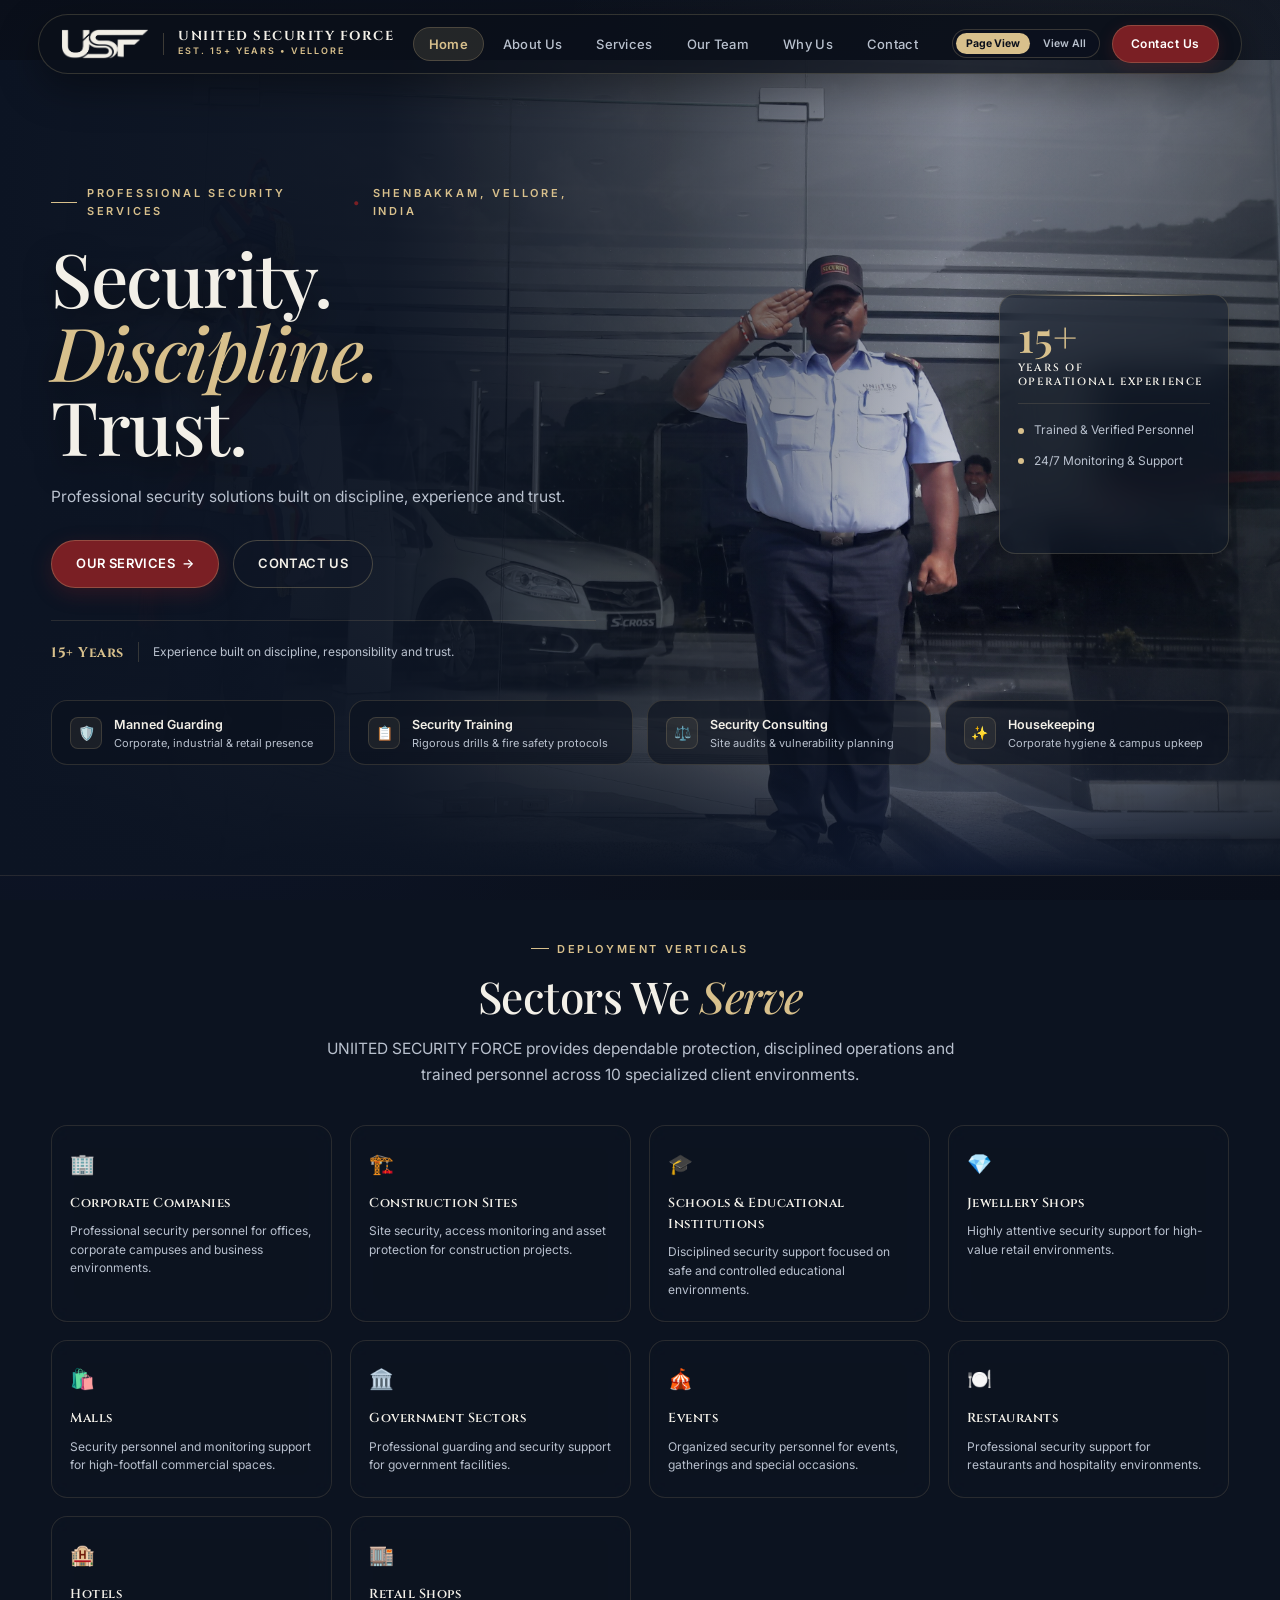
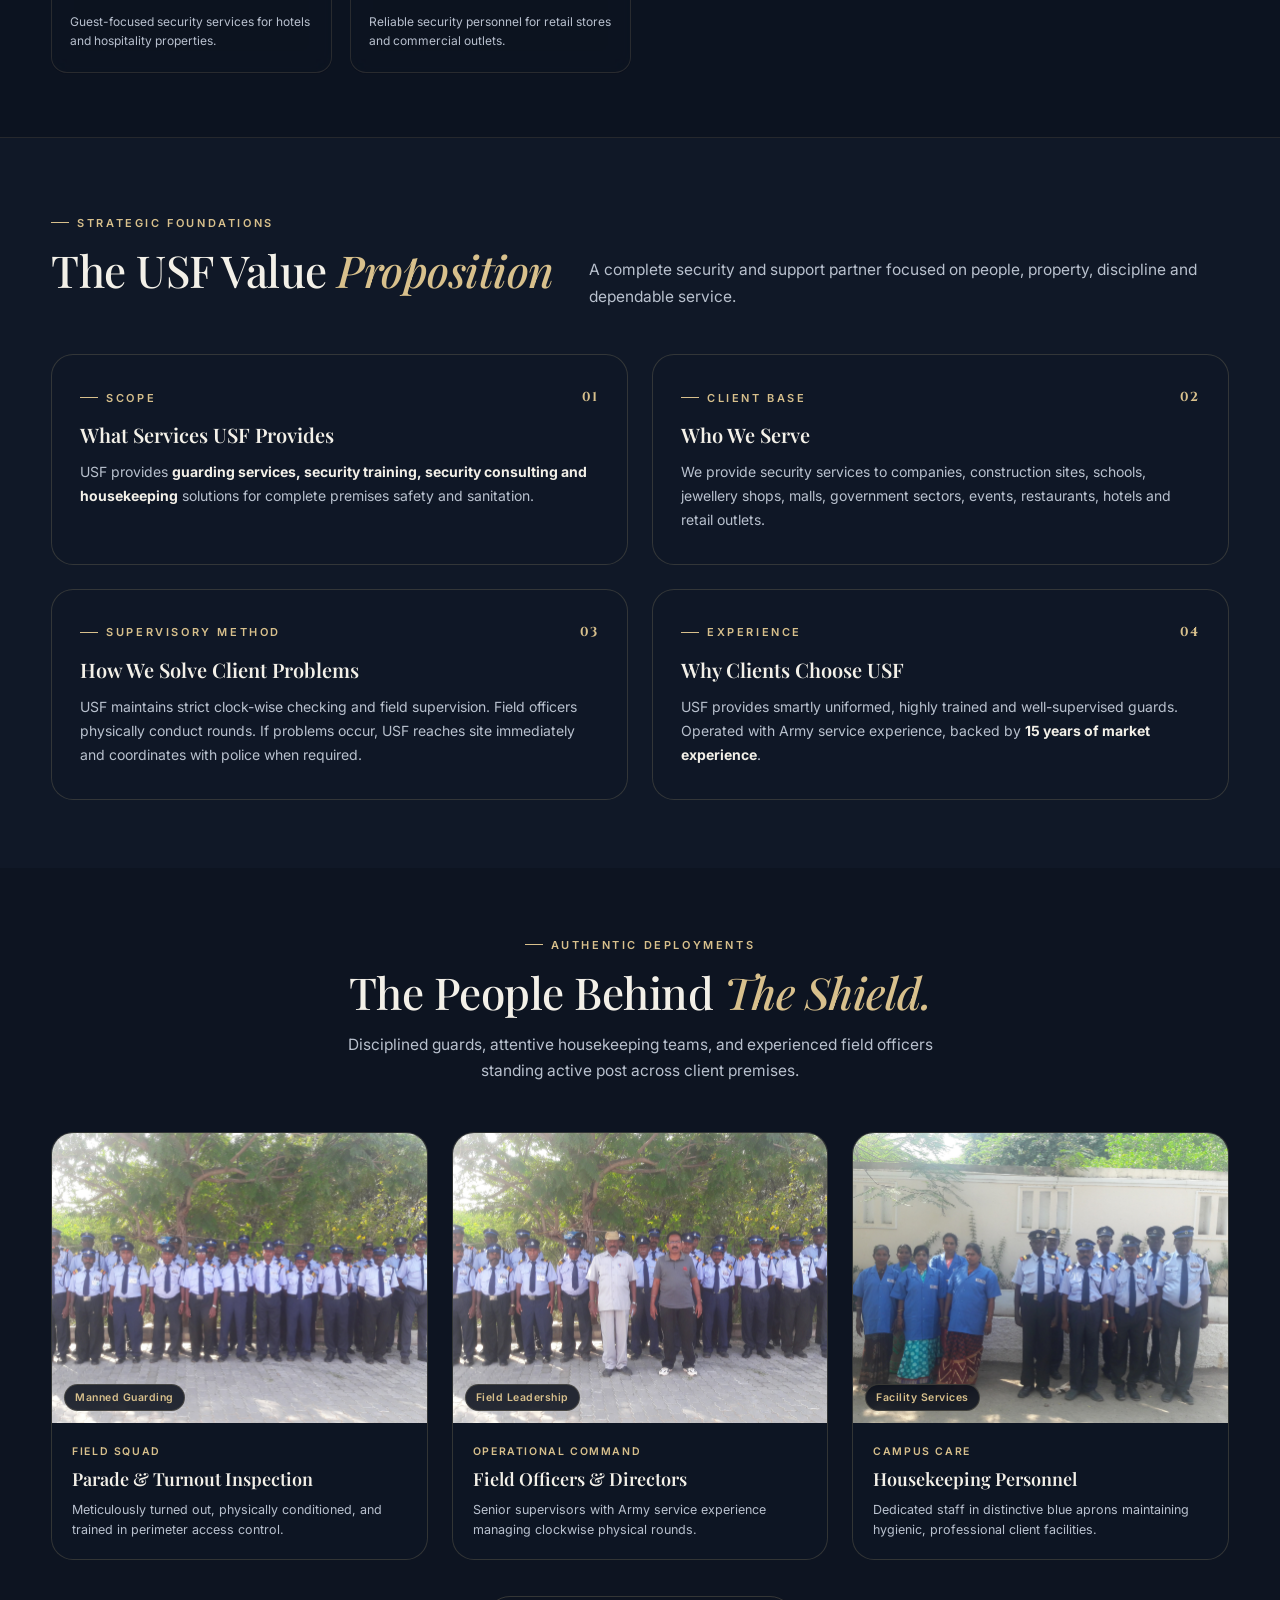
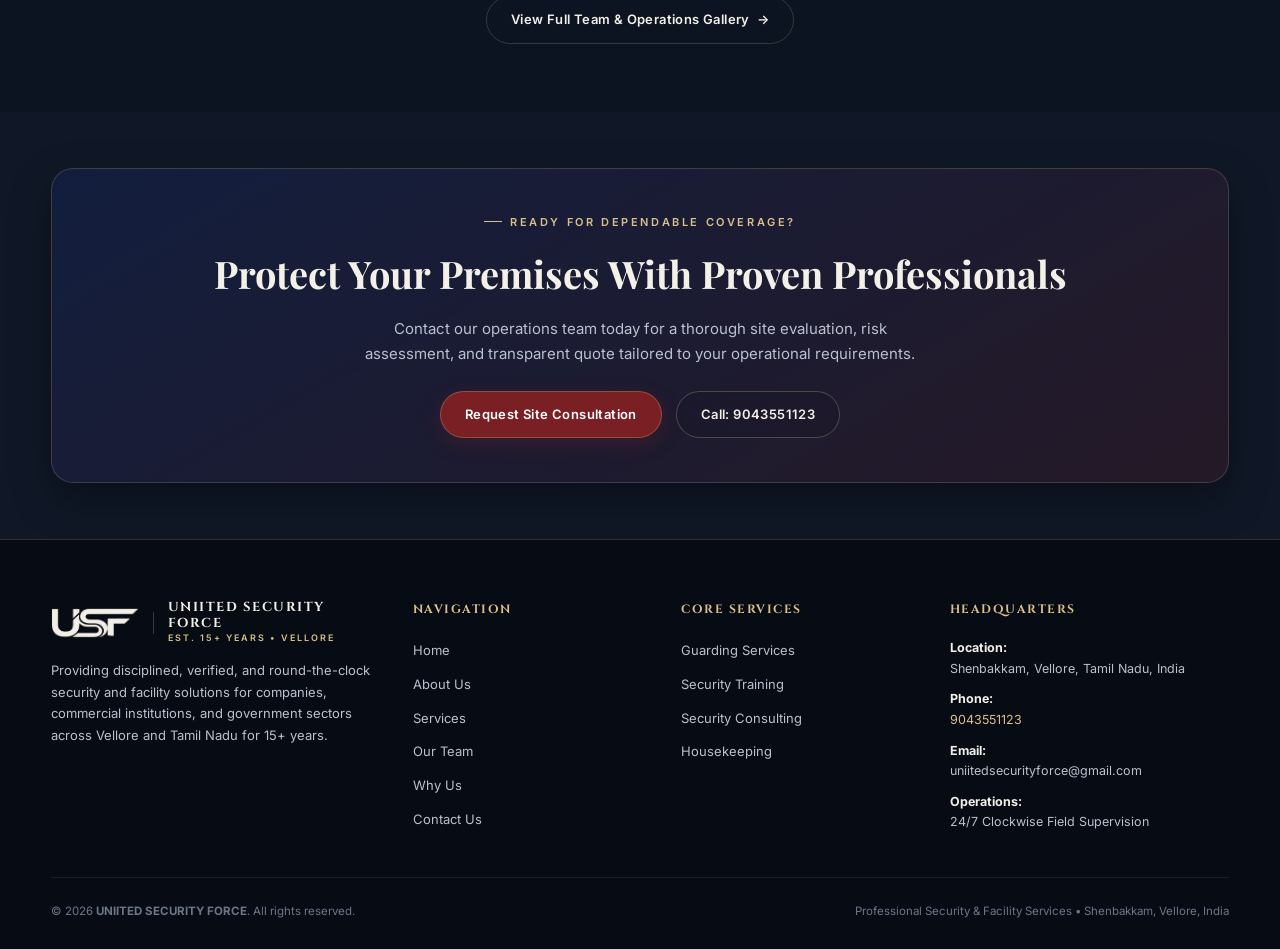
<file: index.html>
<!DOCTYPE html>
<html lang="en">
<head>
  <meta charset="UTF-8">
  <meta name="viewport" content="width=device-width, initial-scale=1.0">
  <title>UNIITED SECURITY FORCE | Professional Security Services | Vellore, India</title>
  <meta name="description" content="UNIITED SECURITY FORCE — 15+ years of disciplined manned guarding, security training, risk consulting, and housekeeping services in Shenbakkam, Vellore, India.">
  <link rel="icon" type="image/png" href="assets/logo-secondary.png">
  <link rel="stylesheet" href="css/style.css">
</head>
<body>

  <!-- Header Navigation -->
  <header class="site-header">
    <div class="nav-glass-bar">
      <a href="#home" data-page="home" class="brand-link">
        <div class="brand-emblem">
          <img src="assets/usf-short-logo-light.png" alt="USF Logo">
        </div>
        <div class="brand-divider"></div>
        <div class="brand-text">
          <span class="brand-name">UNIITED SECURITY FORCE</span>
          <span class="brand-sub">EST. 15+ YEARS • VELLORE</span>
        </div>
      </a>

      <nav>
        <ul class="nav-menu">
          <li><a href="#home" data-page="home" class="nav-link active">Home</a></li>
          <li><a href="#about" data-page="about" class="nav-link">About Us</a></li>
          <li><a href="#services" data-page="services" class="nav-link">Services</a></li>
          <li><a href="#team" data-page="team" class="nav-link">Our Team</a></li>
          <li><a href="#why-us" data-page="why-us" class="nav-link">Why Us</a></li>
          <li><a href="#contact" data-page="contact" class="nav-link">Contact</a></li>
        </ul>
      </nav>

      <div class="nav-actions">
        <!-- View Mode Switcher -->
        <div class="view-mode-pill">
          <button id="viewSingleBtn" class="view-mode-btn active" title="View individual separate pages">Page View</button>
          <button id="viewAllBtn" class="view-mode-btn" title="View all sections together in continuous preview">View All</button>
        </div>

        <a href="#contact" data-page="contact" class="btn-nav-cta">Contact Us</a>
        <button class="nav-toggle-btn" aria-label="Toggle navigation menu" aria-expanded="false">☰</button>
      </div>

      <!-- Mobile Dropdown Drawer -->
      <div class="mobile-nav-drawer">
        <a href="#home" data-page="home" class="nav-link active">Home</a>
        <a href="#about" data-page="about" class="nav-link">About Us</a>
        <a href="#services" data-page="services" class="nav-link">Services</a>
        <a href="#team" data-page="team" class="nav-link">Our Team</a>
        <a href="#why-us" data-page="why-us" class="nav-link">Why Us</a>
        <a href="#contact" data-page="contact" class="nav-link">Contact</a>
        <a href="#contact" data-page="contact" class="btn-nav-cta">Contact Us</a>
      </div>
    </div>
  </header>

  <!-- Master Multi-Page Views Container -->
  <main id="main-content">
    
    <!-- PAGE 1: HOME -->
    <section id="home" class="page-view active">
      
    <!-- HERO SECTION (FULL-BLEED CINEMATIC) -->
    <section class="hero-cinematic">
      <div class="hero-cinematic-bg"></div>
      <div class="container">
        <div class="hero-grid">
          
          <!-- Left: Narrative & CTAs -->
          <div class="hero-content">
            <div class="hero-kicker">
              Professional Security Services <span class="hero-bullet">•</span> Shenbakkam, Vellore, India
            </div>
            <h1 class="hero-title">
              Security.<br>
              <span>Discipline.</span><br>
              Trust.
            </h1>
            <p class="hero-lead">
              Professional security solutions built on discipline, experience and trust.
            </p>
            <div class="hero-actions">
              <a href="#services" data-page="services" class="btn btn-burgundy">OUR SERVICES &nbsp;→</a>
              <a href="#contact" data-page="contact" class="btn btn-glass-secondary">CONTACT US</a>
            </div>
            <div class="hero-trust-bar">
              <strong>15+ Years</strong>
              <span class="hero-trust-divider"></span>
              <span>Experience built on discipline, responsibility and trust.</span>
            </div>
          </div>

          <!-- Center: Clear zone preserving unobstructed view of security officers -->
          <div class="hero-center-clear-zone"></div>

          <!-- Far Right: Refined 15+ Years Card in Negative Space -->
          <aside class="hero-stat-card-refined">
            <div class="stat-number-champagne">15+</div>
            <div class="stat-title-refined">
              YEARS OF<br>
              OPERATIONAL EXPERIENCE
            </div>
            <div class="stat-items-group">
              <div class="stat-item-row">
                <span class="stat-dot-champagne"></span>
                <span>Trained &amp; Verified Personnel</span>
              </div>
              <div class="stat-item-row">
                <span class="stat-dot-champagne"></span>
                <span>24/7 Monitoring &amp; Support</span>
              </div>
            </div>
          </aside>

        </div>

        <!-- Floating Hero Bottom Strip -->
        <div class="hero-bottom-strip">
          <div class="strip-item">
            <div class="strip-icon">🛡️</div>
            <div class="strip-content">
              <h4>Manned Guarding</h4>
              <p>Corporate, industrial &amp; retail presence</p>
            </div>
          </div>
          <div class="strip-item">
            <div class="strip-icon">📋</div>
            <div class="strip-content">
              <h4>Security Training</h4>
              <p>Rigorous drills &amp; fire safety protocols</p>
            </div>
          </div>
          <div class="strip-item">
            <div class="strip-icon">⚖️</div>
            <div class="strip-content">
              <h4>Security Consulting</h4>
              <p>Site audits &amp; vulnerability planning</p>
            </div>
          </div>
          <div class="strip-item">
            <div class="strip-icon">✨</div>
            <div class="strip-content">
              <h4>Housekeeping</h4>
              <p>Corporate hygiene &amp; campus upkeep</p>
            </div>
          </div>
        </div>

      </div>
    </section>

    <!-- SECTORS WE SERVE (10 LUXURY CARDS) -->
    <section class="sectors-section">
      <div class="container">
        <div class="section-header-centered" style="margin-bottom: 36px;">
          <div class="eyebrow">Deployment Verticals</div>
          <h2 class="section-title">Sectors We <span>Serve</span></h2>
          <p class="section-desc">
            UNIITED SECURITY FORCE provides dependable protection, disciplined operations and trained personnel across 10 specialized client environments.
          </p>
        </div>

        <div class="sectors-grid-10">
          
          <!-- Sector 1 -->
          <div class="sector-card">
            <div class="sector-card-icon">🏢</div>
            <h4>Corporate Companies</h4>
            <p>Professional security personnel for offices, corporate campuses and business environments.</p>
          </div>

          <!-- Sector 2 -->
          <div class="sector-card">
            <div class="sector-card-icon">🏗️</div>
            <h4>Construction Sites</h4>
            <p>Site security, access monitoring and asset protection for construction projects.</p>
          </div>

          <!-- Sector 3 -->
          <div class="sector-card">
            <div class="sector-card-icon">🎓</div>
            <h4>Schools &amp; Educational Institutions</h4>
            <p>Disciplined security support focused on safe and controlled educational environments.</p>
          </div>

          <!-- Sector 4 -->
          <div class="sector-card">
            <div class="sector-card-icon">💎</div>
            <h4>Jewellery Shops</h4>
            <p>Highly attentive security support for high-value retail environments.</p>
          </div>

          <!-- Sector 5 -->
          <div class="sector-card">
            <div class="sector-card-icon">🛍️</div>
            <h4>Malls</h4>
            <p>Security personnel and monitoring support for high-footfall commercial spaces.</p>
          </div>

          <!-- Sector 6 -->
          <div class="sector-card">
            <div class="sector-card-icon">🏛️</div>
            <h4>Government Sectors</h4>
            <p>Professional guarding and security support for government facilities.</p>
          </div>

          <!-- Sector 7 -->
          <div class="sector-card">
            <div class="sector-card-icon">🎪</div>
            <h4>Events</h4>
            <p>Organized security personnel for events, gatherings and special occasions.</p>
          </div>

          <!-- Sector 8 -->
          <div class="sector-card">
            <div class="sector-card-icon">🍽️</div>
            <h4>Restaurants</h4>
            <p>Professional security support for restaurants and hospitality environments.</p>
          </div>

          <!-- Sector 9 -->
          <div class="sector-card">
            <div class="sector-card-icon">🏨</div>
            <h4>Hotels</h4>
            <p>Guest-focused security services for hotels and hospitality properties.</p>
          </div>

          <!-- Sector 10 -->
          <div class="sector-card">
            <div class="sector-card-icon">🏬</div>
            <h4>Retail Shops</h4>
            <p>Reliable security personnel for retail stores and commercial outlets.</p>
          </div>

        </div>
      </div>
    </section>

    <!-- Value Proposition Preview -->
    <section class="content-section">
      <div class="container">
        <div class="section-header-split">
          <div>
            <div class="eyebrow">Strategic Foundations</div>
            <h2 class="section-title">The USF Value <span>Proposition</span></h2>
          </div>
          <p class="section-desc">
            A complete security and support partner focused on people, property, discipline and dependable service.
          </p>
        </div>

        <div class="vp-editorial-grid">
          
          <article class="vp-editorial-card">
            <div class="vp-editorial-head">
              <span class="eyebrow" style="margin-bottom: 0;">Scope</span>
              <span class="vp-editorial-num">01</span>
            </div>
            <h3>What Services USF Provides</h3>
            <p>USF provides <b>guarding services, security training, security consulting and housekeeping</b> solutions for complete premises safety and sanitation.</p>
          </article>

          <article class="vp-editorial-card">
            <div class="vp-editorial-head">
              <span class="eyebrow" style="margin-bottom: 0;">Client Base</span>
              <span class="vp-editorial-num">02</span>
            </div>
            <h3>Who We Serve</h3>
            <p>We provide security services to companies, construction sites, schools, jewellery shops, malls, government sectors, events, restaurants, hotels and retail outlets.</p>
          </article>

          <article class="vp-editorial-card">
            <div class="vp-editorial-head">
              <span class="eyebrow" style="margin-bottom: 0;">Supervisory Method</span>
              <span class="vp-editorial-num">03</span>
            </div>
            <h3>How We Solve Client Problems</h3>
            <p>USF maintains strict clock-wise checking and field supervision. Field officers physically conduct rounds. If problems occur, USF reaches site immediately and coordinates with police when required.</p>
          </article>

          <article class="vp-editorial-card">
            <div class="vp-editorial-head">
              <span class="eyebrow" style="margin-bottom: 0;">Experience</span>
              <span class="vp-editorial-num">04</span>
            </div>
            <h3>Why Clients Choose USF</h3>
            <p>USF provides smartly uniformed, highly trained and well-supervised guards. Operated with Army service experience, backed by <b>15 years of market experience</b>.</p>
          </article>

        </div>
      </div>
    </section>

    <!-- Operational Showcase Preview -->
    <section class="content-section" style="background: rgba(10, 15, 26, 0.4);">
      <div class="container">
        <div class="section-header-centered">
          <div class="eyebrow">Authentic Deployments</div>
          <h2 class="section-title">The People Behind <span>The Shield.</span></h2>
          <p class="section-desc">
            Disciplined guards, attentive housekeeping teams, and experienced field officers standing active post across client premises.
          </p>
        </div>

        <div class="team-gallery-grid">
          <div class="team-card">
            <div class="team-img-wrap">
              <img src="assets/team-guards-1.jpg" alt="USF Security Guard Unit in morning parade inspection">
              <span class="team-badge-overlay">Manned Guarding</span>
            </div>
            <div class="team-info">
              <span class="team-role">Field Squad</span>
              <h4>Parade &amp; Turnout Inspection</h4>
              <p>Meticulously turned out, physically conditioned, and trained in perimeter access control.</p>
            </div>
          </div>

          <div class="team-card">
            <div class="team-img-wrap">
              <img src="assets/team-leadership.jpg" alt="USF Directors and Senior Field Officers">
              <span class="team-badge-overlay">Field Leadership</span>
            </div>
            <div class="team-info">
              <span class="team-role">Operational Command</span>
              <h4>Field Officers &amp; Directors</h4>
              <p>Senior supervisors with Army service experience managing clockwise physical rounds.</p>
            </div>
          </div>

          <div class="team-card">
            <div class="team-img-wrap">
              <img src="assets/team-housekeeping-1.jpg" alt="USF Housekeeping Team in blue aprons alongside security staff">
              <span class="team-badge-overlay">Facility Services</span>
            </div>
            <div class="team-info">
              <span class="team-role">Campus Care</span>
              <h4>Housekeeping Personnel</h4>
              <p>Dedicated staff in distinctive blue aprons maintaining hygienic, professional client facilities.</p>
            </div>
          </div>
        </div>

        <div style="text-align: center; margin-top: 36px;">
          <a href="#team" data-page="team" class="btn btn-outline">View Full Team &amp; Operations Gallery &nbsp;→</a>
        </div>
      </div>
    </section>

    <!-- CTA -->
    <section class="cta-banner">
      <div class="container">
        <div class="cta-box">
          <div class="eyebrow">Ready For Dependable Coverage?</div>
          <h3>Protect Your Premises With Proven Professionals</h3>
          <p>
            Contact our operations team today for a thorough site evaluation, risk assessment, and transparent quote tailored to your operational requirements.
          </p>
          <div style="display: flex; gap: 14px; flex-wrap: wrap; justify-content: center;">
            <a href="#contact" data-page="contact" class="btn btn-burgundy">Request Site Consultation</a>
            <a href="tel:9043551123" class="btn btn-glass-secondary">Call: 9043551123</a>
          </div>
        </div>
      </div>
    </section>

    </section>

    <!-- PAGE 2: ABOUT US -->
    <section id="about" class="page-view">
      
    <!-- Page Hero -->
    <section class="page-hero">
      <div class="container">
        <div class="page-hero-header">
          <div class="eyebrow">About USF</div>
          <h1>Built on discipline, <span>guided by duty.</span></h1>
          <p>
            UNIITED SECURITY FORCE is established in Shenbakkam, Vellore, providing professional manned guarding, security training, security consulting, and housekeeping services backed by 15 years of operational experience.
          </p>
        </div>
      </div>
    </section>

    <!-- Vision & Mission -->
    <section class="content-section" style="padding-top: 0;">
      <div class="container">
        <div class="vm-grid" style="margin-bottom: 56px;">
          
          <article class="glass-card vm-card">
            <div class="vm-tag">01 / VISION</div>
            <div class="vm-icon-box">◈</div>
            <h3>To be India's most trusted and loved security company to our clients.</h3>
            <p>
              We earn enduring client trust through disciplined post attendance, transparent communication, and genuine care for human life and property.
            </p>
          </article>

          <article class="glass-card vm-card">
            <div class="vm-tag">02 / MISSION</div>
            <div class="vm-icon-box">✦</div>
            <h3>A workplace where our employees feel valued and proud.</h3>
            <p>
              To build a workplace where our employees feel valued, supported, and proud to be part of USF, other than that we want our employees being healthy and happy with us.
            </p>
          </article>

        </div>

        <!-- Value Proposition Section -->
        <div class="section-header-split">
          <div>
            <div class="eyebrow">Strategic Foundations</div>
            <h2 class="section-title">Our Value <span>Proposition</span></h2>
          </div>
          <p class="section-desc">
            Four foundational commitments that define our standard of service across every site deployment.
          </p>
        </div>

        <div class="vp-editorial-grid">
          
          <!-- Value Prop 1: What Services USF Provides -->
          <article class="vp-editorial-card">
            <div class="vp-editorial-head">
              <span class="eyebrow" style="margin-bottom: 0;">Scope of Service</span>
              <span class="vp-editorial-num">01</span>
            </div>
            <h3>What Services USF Provides</h3>
            <p style="margin-bottom: 16px;">
              UNIITED SECURITY FORCE delivers comprehensive security and facility management solutions under single-point operational accountability:
            </p>
            <ul style="list-style: none; display: flex; flex-direction: column; gap: 8px; font-size: 13.5px; color: var(--ivory);">
              <li style="display: flex; align-items: center; gap: 8px;">
                <span style="color: var(--champagne);">✓</span> <b>Guarding Service</b> — Physical manned guarding for premises and assets
              </li>
              <li style="display: flex; align-items: center; gap: 8px;">
                <span style="color: var(--champagne);">✓</span> <b>Security Training</b> — Tactical drills, emergency handling &amp; protocol
              </li>
              <li style="display: flex; align-items: center; gap: 8px;">
                <span style="color: var(--champagne);">✓</span> <b>Security Consulting</b> — Site risk audits, vulnerability analysis &amp; SOP design
              </li>
              <li style="display: flex; align-items: center; gap: 8px;">
                <span style="color: var(--champagne);">✓</span> <b>Housekeeping</b> — Corporate sanitation &amp; campus upkeep in uniform blue aprons
              </li>
            </ul>
          </article>

          <!-- Value Prop 2: Who We Serve -->
          <article class="vp-editorial-card">
            <div class="vp-editorial-head">
              <span class="eyebrow" style="margin-bottom: 0;">Sectors Covered</span>
              <span class="vp-editorial-num">02</span>
            </div>
            <h3>Who We Serve</h3>
            <p style="margin-bottom: 14px;">
              Our personnel are deployed across varied, demanding client environments requiring vigilance, professional demeanor, and specialized access control:
            </p>
            <div style="display: flex; flex-wrap: wrap; gap: 8px;">
              <span style="padding: 5px 12px; border-radius: var(--radius-pill); background: rgba(24, 42, 106, 0.3); border: 1px solid rgba(216, 192, 140, 0.15); font-size: 12px; color: var(--ivory);">Corporate Companies</span>
              <span style="padding: 5px 12px; border-radius: var(--radius-pill); background: rgba(24, 42, 106, 0.3); border: 1px solid rgba(216, 192, 140, 0.15); font-size: 12px; color: var(--ivory);">Construction Sites</span>
              <span style="padding: 5px 12px; border-radius: var(--radius-pill); background: rgba(24, 42, 106, 0.3); border: 1px solid rgba(216, 192, 140, 0.15); font-size: 12px; color: var(--ivory);">Schools &amp; Institutions</span>
              <span style="padding: 5px 12px; border-radius: var(--radius-pill); background: rgba(24, 42, 106, 0.3); border: 1px solid rgba(216, 192, 140, 0.15); font-size: 12px; color: var(--ivory);">Jewellery Shops</span>
              <span style="padding: 5px 12px; border-radius: var(--radius-pill); background: rgba(24, 42, 106, 0.3); border: 1px solid rgba(216, 192, 140, 0.15); font-size: 12px; color: var(--ivory);">Malls &amp; Retail</span>
              <span style="padding: 5px 12px; border-radius: var(--radius-pill); background: rgba(24, 42, 106, 0.3); border: 1px solid rgba(216, 192, 140, 0.15); font-size: 12px; color: var(--ivory);">Government Sectors</span>
              <span style="padding: 5px 12px; border-radius: var(--radius-pill); background: rgba(24, 42, 106, 0.3); border: 1px solid rgba(216, 192, 140, 0.15); font-size: 12px; color: var(--ivory);">Events</span>
              <span style="padding: 5px 12px; border-radius: var(--radius-pill); background: rgba(24, 42, 106, 0.3); border: 1px solid rgba(216, 192, 140, 0.15); font-size: 12px; color: var(--ivory);">Restaurants</span>
              <span style="padding: 5px 12px; border-radius: var(--radius-pill); background: rgba(24, 42, 106, 0.3); border: 1px solid rgba(216, 192, 140, 0.15); font-size: 12px; color: var(--ivory);">Hotels</span>
              <span style="padding: 5px 12px; border-radius: var(--radius-pill); background: rgba(24, 42, 106, 0.3); border: 1px solid rgba(216, 192, 140, 0.15); font-size: 12px; color: var(--ivory);">Retail Shops</span>
            </div>
          </article>

          <!-- Value Prop 3: How We Solve Client Problems -->
          <article class="vp-editorial-card">
            <div class="vp-editorial-head">
              <span class="eyebrow" style="margin-bottom: 0;">Operational Rigor</span>
              <span class="vp-editorial-num">03</span>
            </div>
            <h3>How We Solve Client Problems</h3>
            <p>
              USF maintains <b>strict clock-wise checking and field supervision</b>. Field officers and managers physically conduct rounds to check guards day and night.
            </p>
            <p style="margin-top: 12px;">
              If problems occur, USF reaches the site immediately and investigates, providing proper support and coordinating directly with the nearest police station when required.
            </p>
          </article>

          <!-- Value Prop 4: Why Clients Choose USF -->
          <article class="vp-editorial-card">
            <div class="vp-editorial-head">
              <span class="eyebrow" style="margin-bottom: 0;">Market Reputation</span>
              <span class="vp-editorial-num">04</span>
            </div>
            <h3>Why Clients Choose USF</h3>
            <p>
              USF provides <b>smartly uniformed, highly trained and well-supervised guards</b> who are responsible for protecting personnel and property against risks such as theft, pilferage, intrusions, fire and accidents.
            </p>
            <p style="margin-top: 12px;">
              Guards are selected according to client requirements. USF is established and operated with <b>Army service experience</b>, backed by <b>15 years of experience</b> in the market.
            </p>
          </article>

        </div>

      </div>
    </section>

    <!-- CTA -->
    <section class="cta-banner">
      <div class="container">
        <div class="cta-box">
          <div class="eyebrow">Direct Consultation</div>
          <h3>Partner With Vellore's Most Trusted Security Team</h3>
          <p>
            Discuss your facility's safety requirements directly with our operations leadership.
          </p>
          <div style="display: flex; gap: 14px; flex-wrap: wrap; justify-content: center;">
            <a href="#contact" data-page="contact" class="btn btn-burgundy">Contact Our Directors</a>
            <a href="#services" data-page="services" class="btn btn-glass-secondary">Explore Services</a>
          </div>
        </div>
      </div>
    </section>
  
    </section>

    <!-- PAGE 3: SERVICES -->
    <section id="services" class="page-view">
      
    <!-- Page Hero -->
    <section class="page-hero">
      <div class="container">
        <div class="page-hero-header">
          <div class="eyebrow">Professional Security Services</div>
          <h1>Protection built around <span>your operational environment.</span></h1>
          <p>
            UNIITED SECURITY FORCE provides dependable manned guarding, tactical training, security consulting, and facility housekeeping solutions backed by 15 years of experience.
          </p>
        </div>
      </div>
    </section>

    <!-- 4 Core Services -->
    <section class="content-section" style="padding-top: 0;">
      <div class="container">
        <div class="services-full-grid">
          
          <!-- Service 1: Guarding Services -->
          <article class="glass-card service-card-detailed">
            <div class="service-head">
              <span class="service-num">01 / DEFENSE</span>
              <div class="service-icon-circle">🛡️</div>
            </div>
            <h3>Guarding Services</h3>
            <p>
              Smartly uniformed, highly trained, and well-supervised guards responsible for protecting personnel and property against risks such as theft, pilferage, intrusions, fire, and accidents.
            </p>
            <ul class="service-checklist">
              <li>Access control and visitor verification at gates and entrances</li>
              <li>Perimeter patrolling, fence line checks, and night watch</li>
              <li>Loss prevention and anti-pilferage monitoring for retail and warehouses</li>
              <li>Front-of-house ceremonial and reception post management</li>
              <li>Direct liaison with nearest local police stations when required</li>
            </ul>
          </article>

          <!-- Service 2: Security Training -->
          <article class="glass-card service-card-detailed">
            <div class="service-head">
              <span class="service-num">02 / PREPAREDNESS</span>
              <div class="service-icon-circle">📋</div>
            </div>
            <h3>Security Training</h3>
            <p>
              Professional training programs led by personnel with Army service experience, ensuring guards maintain physical conditioning, military drill discipline, and crisis alertness.
            </p>
            <ul class="service-checklist">
              <li>Turnout inspection, punctuality, and military drill standards</li>
              <li>Fire safety awareness and emergency extinguisher handling</li>
              <li>Conflict de-escalation, crowd regulation, and customer courtesy</li>
              <li>Gate logbook maintenance and vehicle inspection procedures</li>
              <li>Emergency evacuation protocols and first-aid response</li>
            </ul>
          </article>

          <!-- Service 3: Security Consulting -->
          <article class="glass-card service-card-detailed">
            <div class="service-head">
              <span class="service-num">03 / ADVISORY</span>
              <div class="service-icon-circle">⚖️</div>
            </div>
            <h3>Security Consulting</h3>
            <p>
              Site-specific risk audits and security consulting designed around the operating environment, footfall, and risk profile of each client facility.
            </p>
            <ul class="service-checklist">
              <li>On-site vulnerability assessments and architectural choke-point analysis</li>
              <li>Surveillance camera (CCTV) layout and access control planning</li>
              <li>Customized security standard operating procedures (SOPs)</li>
              <li>Shift staffing and supervisory patrol schedule optimization</li>
              <li>Security compliance reviews and confidential audit reports</li>
            </ul>
          </article>

          <!-- Service 4: Housekeeping -->
          <article class="glass-card service-card-detailed">
            <div class="service-head">
              <span class="service-num">04 / FACILITY CARE</span>
              <div class="service-icon-circle">✨</div>
            </div>
            <h3>Housekeeping</h3>
            <p>
              Professional housekeeping and facility support for clients seeking an integrated service partner. Delivered by trained personnel in distinctive blue uniform aprons.
            </p>
            <ul class="service-checklist">
              <li>Corporate office, retail showroom, and campus sanitization</li>
              <li>Commercial floor upkeep, scrubbing, and buffing</li>
              <li>Restroom hygiene maintenance and consumable replenishments</li>
              <li>Waste segregation and orderly premises disposal</li>
              <li>Dedicated housekeeping supervisors maintaining strict quality standards</li>
            </ul>
          </article>

        </div>
      </div>
    </section>

    <!-- CTA -->
    <section class="cta-banner">
      <div class="container">
        <div class="cta-box">
          <div class="eyebrow">Custom Security Solutions</div>
          <h3>Need A Tailored Security Proposal?</h3>
          <p>
            Contact our operations directors directly for an on-site security audit and competitive quotation.
          </p>
          <div style="display: flex; gap: 14px; flex-wrap: wrap; justify-content: center;">
            <a href="#contact" data-page="contact" class="btn btn-burgundy">Request Consultation</a>
            <a href="tel:9043551123" class="btn btn-glass-secondary">Call: 9043551123</a>
          </div>
        </div>
      </div>
    </section>
  
    </section>

    <!-- PAGE 4: OUR TEAM -->
    <section id="team" class="page-view">
      
    <!-- Page Hero -->
    <section class="page-hero">
      <div class="container">
        <div class="page-hero-header">
          <div class="eyebrow">Our People</div>
          <h1>The personnel behind <span>the service.</span></h1>
          <p>
            A photographic showcase of the actual guards, field officers, and housekeeping personnel who represent UNIITED SECURITY FORCE on active client duty across Tamil Nadu.
          </p>
        </div>
      </div>
    </section>

    <!-- Team Gallery Grid -->
    <section class="content-section" style="padding-top: 0;">
      <div class="container">
        
        <div class="team-gallery-grid">
          
          <!-- Card 1: Guard Formation -->
          <div class="team-card">
            <div class="team-img-wrap">
              <img src="assets/team-guards-1.jpg" alt="USF Security Guard Unit in morning parade inspection">
              <span class="team-badge-overlay">Manned Guarding</span>
            </div>
            <div class="team-info">
              <span class="team-role">Field Squad</span>
              <h4>Parade &amp; Turnout Inspection</h4>
              <p>Daily morning briefing and uniform turnout verification before deployment to corporate and commercial client posts.</p>
            </div>
          </div>

          <!-- Card 2: Operations Leadership -->
          <div class="team-card">
            <div class="team-img-wrap">
              <img src="assets/team-leadership.jpg" alt="USF Directors and Senior Field Officers">
              <span class="team-badge-overlay">Field Leadership</span>
            </div>
            <div class="team-info">
              <span class="team-role">Operational Command</span>
              <h4>Field Officers &amp; Directors</h4>
              <p>Senior supervisors with Army service experience managing clockwise physical rounds and site deployment standards.</p>
            </div>
          </div>

          <!-- Card 3: Housekeeping Team -->
          <div class="team-card">
            <div class="team-img-wrap">
              <img src="assets/team-housekeeping-1.jpg" alt="USF Housekeeping Team in blue aprons alongside security officers">
              <span class="team-badge-overlay">Facility Services</span>
            </div>
            <div class="team-info">
              <span class="team-role">Sanitation &amp; Upkeep</span>
              <h4>Housekeeping Personnel</h4>
              <p>Dedicated staff in distinctive blue uniform aprons providing corporate office cleaning and campus hygiene maintenance.</p>
            </div>
          </div>

          <!-- Card 4: Retail & Showroom Guarding -->
          <div class="team-card">
            <div class="team-img-wrap">
              <img src="assets/ops-retail.jpg" alt="USF Guard on duty inside commercial showroom">
              <span class="team-badge-overlay">Retail Security</span>
            </div>
            <div class="team-info">
              <span class="team-role">Commercial Protection</span>
              <h4>Showroom Loss Prevention</h4>
              <p>Active vigilance, crowd monitoring, and customer courtesy in high-footfall commercial environments.</p>
            </div>
          </div>

          <!-- Card 5: Client On-Site Duty -->
          <div class="team-card">
            <div class="team-img-wrap">
              <img src="assets/ops-client.jpg" alt="USF Security Officer on duty at Jos Alukkas jewellery showroom">
              <span class="team-badge-overlay">High-Value Retail</span>
            </div>
            <div class="team-info">
              <span class="team-role">Jewellery Protection</span>
              <h4>On-Site Duty at Jos Alukkas</h4>
              <p>Highly attentive access control and asset vigilance at prestigious jewellery retail premises.</p>
            </div>
          </div>

          <!-- Card 6: Front-of-House Ceremonial Post -->
          <div class="team-card">
            <div class="team-img-wrap">
              <img src="assets/ops-ceremonial-1.jpg" alt="USF Security Guard holding entrance door for executive client">
              <span class="team-badge-overlay">Reception &amp; Access</span>
            </div>
            <div class="team-info">
              <span class="team-role">Ceremonial Security</span>
              <h4>Executive Door &amp; Entrance Post</h4>
              <p>Professional visitor reception, door assistance, and courteous greeting at corporate glass entrances.</p>
            </div>
          </div>

          <!-- Card 7: Shift Supervisors -->
          <div class="team-card">
            <div class="team-img-wrap">
              <img src="assets/team-supervisors.jpg" alt="USF Mobile Patrol Supervisors">
              <span class="team-badge-overlay">Supervisory Patrol</span>
            </div>
            <div class="team-info">
              <span class="team-role">Clockwise Checks</span>
              <h4>Mobile Field Supervisors</h4>
              <p>Conducting unannounced day and night rounds to physically check guard alertness and post logbooks.</p>
            </div>
          </div>

          <!-- Card 8: Guard Unit B -->
          <div class="team-card">
            <div class="team-img-wrap">
              <img src="assets/team-guards-2.jpg" alt="USF Guard Battalion in formation">
              <span class="team-badge-overlay">Guard Battalion</span>
            </div>
            <div class="team-info">
              <span class="team-role">Station Guarding</span>
              <h4>Station Guard Squad</h4>
              <p>Disciplined, 100% background-verified guards trained in gate registers, visitor vetting, and emergency protocols.</p>
            </div>
          </div>

          <!-- Card 9: Housekeeping Lineup -->
          <div class="team-card">
            <div class="team-img-wrap">
              <img src="assets/team-housekeeping-2.jpg" alt="USF Housekeeping personnel standing in blue aprons">
              <span class="team-badge-overlay">Facility Care</span>
            </div>
            <div class="team-info">
              <span class="team-role">Corporate Hygiene</span>
              <h4>Facility Attendants</h4>
              <p>Trained in commercial showroom sanitization, restroom hygiene, and systematic waste management.</p>
            </div>
          </div>

        </div>

      </div>
    </section>

    <!-- CTA -->
    <section class="cta-banner">
      <div class="container">
        <div class="cta-box">
          <div class="eyebrow">Deploy Disciplined Personnel</div>
          <h3>Deploy USF Guards On Your Premises</h3>
          <p>
            Contact our operations command directly to review guard availability and deploy a site-specific team.
          </p>
          <div style="display: flex; gap: 14px; flex-wrap: wrap; justify-content: center;">
            <a href="#contact" data-page="contact" class="btn btn-burgundy">Request Staffing Consultation</a>
            <a href="tel:9043551123" class="btn btn-glass-secondary">Call: 9043551123</a>
          </div>
        </div>
      </div>
    </section>
  
    </section>

    <!-- PAGE 5: WHY US -->
    <section id="why-us" class="page-view">
      
    <!-- Hero Section -->
    <section class="page-hero">
      <div class="container">
        <div class="page-hero-header">
          <div class="eyebrow">USF Advantage</div>
          <h1>WHY CHOOSE US</h1>
          <p>
            Security built on experience, discipline and responsible supervision.
          </p>
        </div>
      </div>
    </section>

    <!-- Main Content Section (Photo-Free Editorial Layout) -->
    <section class="content-section" style="padding-top: 0;">
      <div class="container">
        
        <!-- Refined 15+ Years Credibility Element (Decent Size, Zero Photos) -->
        <div class="why-credibility-panel">
          <div class="why-cred-main">
            <div class="why-cred-stat">
              <span class="why-cred-number">15+</span>
              <span class="why-cred-unit">YEARS</span>
            </div>
            <div class="why-cred-text">
              <h3>Operational Excellence in Tamil Nadu</h3>
              <p>Continuous professional security operations, strict discipline, and responsible field supervision across Vellore and surrounding districts.</p>
            </div>
          </div>
          <div class="why-cred-badges">
            <div class="why-cred-pill">
              <span class="pill-dot"></span>
              <span>24/7 Field Supervision</span>
            </div>
            <div class="why-cred-pill">
              <span class="pill-dot"></span>
              <span>100% Police Verified</span>
            </div>
            <div class="why-cred-pill">
              <span class="pill-dot"></span>
              <span>Army-Led Standards</span>
            </div>
          </div>
        </div>

        <!-- Structured Information Sections (8 Core Strengths) -->
        <div class="why-structured-list">
          
          <!-- Strength 1 -->
          <div class="why-structured-item">
            <div class="why-item-num">01</div>
            <div class="why-item-content">
              <h3>15+ Years of Experience</h3>
              <p>USF has 15 years of experience in the security services market.</p>
            </div>
          </div>

          <!-- Strength 2 -->
          <div class="why-structured-item">
            <div class="why-item-num">02</div>
            <div class="why-item-content">
              <h3>Smartly Uniformed Personnel</h3>
              <p>Our guards are professionally presented and smartly uniformed, creating a strong and disciplined presence at every client location.</p>
            </div>
          </div>

          <!-- Strength 3 -->
          <div class="why-structured-item">
            <div class="why-item-num">03</div>
            <div class="why-item-content">
              <h3>Highly Trained Guards</h3>
              <p>Our security personnel are properly trained to handle security responsibilities professionally and responsibly.</p>
            </div>
          </div>

          <!-- Strength 4 -->
          <div class="why-structured-item">
            <div class="why-item-num">04</div>
            <div class="why-item-content">
              <h3>Close Supervision</h3>
              <p>USF field officers and managers physically conduct rounds and monitor security personnel at client locations.</p>
            </div>
          </div>

          <!-- Strength 5 -->
          <div class="why-structured-item">
            <div class="why-item-num">05</div>
            <div class="why-item-content">
              <h3>Fast Response</h3>
              <p>If a security issue occurs, USF responds immediately and provides appropriate support while coordinating with the nearest police station when required.</p>
            </div>
          </div>

          <!-- Strength 6 -->
          <div class="why-structured-item">
            <div class="why-item-num">06</div>
            <div class="why-item-content">
              <h3>Client-Focused Security</h3>
              <p>Security personnel are selected and deployed according to the specific needs and requirements of each client.</p>
            </div>
          </div>

          <!-- Strength 7 -->
          <div class="why-structured-item">
            <div class="why-item-num">07</div>
            <div class="why-item-content">
              <h3>Protection of People &amp; Property</h3>
              <p>Our services focus on protecting personnel and property against risks such as theft, pilferage, intrusion, fire and accidents.</p>
            </div>
          </div>

          <!-- Strength 8 -->
          <div class="why-structured-item">
            <div class="why-item-num">08</div>
            <div class="why-item-content">
              <h3>Discipline &amp; Responsibility</h3>
              <p>Our security personnel maintain discipline, alertness and responsibility while performing their duties.</p>
            </div>
          </div>

        </div>

        <!-- Operational Comparison Table -->
        <div class="why-comparison-section">
          <div class="section-header-centered">
            <div class="eyebrow">The USF Standard</div>
            <h2 class="section-title">How USF Compares To <span>Standard Agencies</span></h2>
            <p class="section-desc">
              A clear comparison of our disciplined operations against the common pain points of the private security industry.
            </p>
          </div>

          <div class="why-comparison-box">
            <table class="why-table">
              <thead>
                <tr style="border-bottom: 1px solid var(--champagne-border); text-align: left;">
                  <th style="color: var(--ivory);">Operational Factor</th>
                  <th style="color: var(--champagne);">UNIITED SECURITY FORCE</th>
                  <th style="color: var(--slate-dark);">Average Guard Agency</th>
                </tr>
              </thead>
              <tbody>
                <tr>
                  <td style="font-weight: 600; color: var(--ivory);">Leadership Foundation</td>
                  <td style="color: var(--champagne);">Army &amp; Ex-Servicemen background with military discipline</td>
                  <td style="color: var(--slate);">Commercial broker model with little field experience</td>
                </tr>
                <tr>
                  <td style="font-weight: 600; color: var(--ivory);">Personnel Vetting</td>
                  <td style="color: var(--champagne);">100% Police verification + address &amp; identity checks</td>
                  <td style="color: var(--slate);">Minimal or no background documentation</td>
                </tr>
                <tr>
                  <td style="font-weight: 600; color: var(--ivory);">Supervisory Rounds</td>
                  <td style="color: var(--champagne);">Surprise clockwise day &amp; night physical officer visits</td>
                  <td style="color: var(--slate);">Rare visits, often left entirely to self-reporting</td>
                </tr>
                <tr>
                  <td style="font-weight: 600; color: var(--ivory);">Emergency Response</td>
                  <td style="color: var(--champagne);">Immediate on-site containment + rapid local police liaison</td>
                  <td style="color: var(--slate);">Delayed response or unanswered after-hours calls</td>
                </tr>
                <tr>
                  <td style="font-weight: 600; color: var(--ivory);">Employee Welfare</td>
                  <td style="color: var(--champagne);">Timely pay, fair rotations, medical care &amp; pride in service</td>
                  <td style="color: var(--slate);">High turnover, delayed pay leading to unmotivated staff</td>
                </tr>
              </tbody>
            </table>
          </div>
        </div>

        <!-- Frequently Asked Questions -->
        <div class="why-faq-section">
          <div class="section-header-centered">
            <div class="eyebrow">Client Inquiries</div>
            <h2 class="section-title">Frequently Asked <span>Questions</span></h2>
            <p class="section-desc">
              Direct answers to common questions about our deployment terms and operational safeguards.
            </p>
          </div>

          <div class="why-faq-list">
            <div class="why-faq-card">
              <h4>How quickly can USF deploy guards to our facility?</h4>
              <p>For standard deployments, we complete the preliminary site inspection and deploy vetted, uniformed guards within 24 to 48 hours. For emergency or short-term event needs, we can mobilize priority squads rapidly.</p>
            </div>
            <div class="why-faq-card">
              <h4>What happens if a guard falls ill or misses a shift?</h4>
              <p>We maintain an active reserve squad ready for immediate dispatch. If a guard is unable to stand duty, a briefed replacement officer is deployed without leaving your post unattended.</p>
            </div>
            <div class="why-faq-card">
              <h4>Can we combine security guards with housekeeping staff?</h4>
              <p>Yes. Many of our corporate and showroom clients take advantage of our integrated facility service, combining manned security guards with our uniformed housekeeping attendants under a single consolidated contract.</p>
            </div>
            <div class="why-faq-card">
              <h4>How do you ensure night-shift guards stay awake and alert?</h4>
              <p>Through randomized, surprise physical inspections conducted by mobile field officers, hourly logbook check-in requirements, and disciplined shift handovers.</p>
            </div>
          </div>
        </div>

      </div>
    </section>

    <!-- CTA Banner -->
    <section class="cta-banner">
      <div class="container">
        <div class="cta-box">
          <div class="eyebrow">Proven Security Leadership</div>
          <h3>Take The Next Step Toward Uncompromising Protection</h3>
          <p>
            Join the companies, showrooms, and institutions that have trusted UNIITED SECURITY FORCE for over 15 years.
          </p>
          <div style="display: flex; gap: 14px; flex-wrap: wrap; justify-content: center;">
            <a href="#contact" data-page="contact" class="btn btn-burgundy">Schedule A Site Visit</a>
            <a href="tel:9043551123" class="btn btn-glass-secondary">Call: 9043551123</a>
          </div>
        </div>
      </div>
    </section>
  
    </section>
<!-- PAGE 6: CONTACT -->
    <section id="contact" class="page-view">
      
    <!-- Page Hero -->
    <section class="page-hero">
      <div class="container">
        <div class="page-hero-header">
          <div class="eyebrow">Direct Contact</div>
          <h1>Let’s discuss your <span>security needs.</span></h1>
          <p>
            Tell us about your site, staffing requirements and service expectations. Our operations directors will review your details and provide a suitable solution.
          </p>
        </div>
      </div>
    </section>

    <!-- Main Contact Grid -->
    <section class="content-section" style="padding-top: 0;">
      <div class="container">
        
        <div class="contact-layout">
          
          <!-- Left: Information Panel -->
          <div class="glass-card contact-info-panel">
            <div class="eyebrow">Headquarters Information</div>
            <h3 style="font-family: var(--font-display); font-size: 24px; color: var(--ivory); margin-bottom: 12px;">
              UNIITED SECURITY FORCE
            </h3>
            <p style="color: var(--slate); font-size: 14px; line-height: 1.7; margin-bottom: 24px;">
              Professional security and support services for corporate, retail, educational, industrial and government clients.
            </p>

            <div class="contact-detail-row">
              <div class="contact-icon-box">☎</div>
              <div class="contact-detail-content">
                <h5>Phone</h5>
                <p><a href="tel:9043551123"><strong>9043551123</strong></a></p>
                <span style="font-size: 12px; color: var(--slate);">Operational Enquiries &amp; New Deployments</span>
              </div>
            </div>

            <div class="contact-detail-row">
              <div class="contact-icon-box">✉</div>
              <div class="contact-detail-content">
                <h5>Email</h5>
                <p><a href="mailto:uniitedsecurityforce@gmail.com"><strong>uniitedsecurityforce@gmail.com</strong></a></p>
                <span style="font-size: 12px; color: var(--slate);">Direct Inquiries &amp; Proposals</span>
              </div>
            </div>

            <div class="contact-detail-row">
              <div class="contact-icon-box">⌖</div>
              <div class="contact-detail-content">
                <h5>Location</h5>
                <p><strong>Shenbakkam, Vellore</strong></p>
                <span style="font-size: 12px; color: var(--slate);">India</span>
              </div>
            </div>

            <div class="contact-detail-row">
              <div class="contact-icon-box">⏰</div>
              <div class="contact-detail-content">
                <h5>Supervision &amp; Operations</h5>
                <p><strong>24 Hours, Every Day</strong></p>
                <span style="font-size: 12px; color: var(--slate);">Continuous Clockwise Field Rounds &amp; Emergency Response</span>
              </div>
            </div>
          </div>

          <!-- Right: Interactive Consultation Form -->
          <div class="glass-card contact-form-panel">
            <div class="eyebrow">Inquiry &amp; Quotation</div>
            <h3>Request A Security Plan</h3>
            <p>
              Share a few details and our operations director will get back to you promptly.
            </p>

            <form>
              <div class="form-grid">
                
                <div class="form-field">
                  <label for="name">Full Name *</label>
                  <input type="text" id="name" name="name" placeholder="Your name" required>
                </div>

                <div class="form-field">
                  <label for="company">Company / Facility *</label>
                  <input type="text" id="company" name="company" placeholder="Business name" required>
                </div>

                <div class="form-field">
                  <label for="phone">Phone Number *</label>
                  <input type="tel" id="phone" name="phone" placeholder="9043551123" required>
                </div>

                <div class="form-field">
                  <label for="email">Email Address *</label>
                  <input type="email" id="email" name="email" placeholder="name@business.com" required>
                </div>

                <div class="form-field">
                  <label for="service">Service Required *</label>
                  <select id="service" name="service" required>
                    <option value="" disabled selected>Select service</option>
                    <option value="guarding">Guarding Services</option>
                    <option value="training">Security Training</option>
                    <option value="consulting">Security Consulting</option>
                    <option value="housekeeping">Housekeeping</option>
                    <option value="integrated">Guarding + Housekeeping</option>
                  </select>
                </div>

                <div class="form-field">
                  <label for="sector">Sector *</label>
                  <select id="sector" name="sector" required>
                    <option value="" disabled selected>Select sector</option>
                    <option value="corporate">Corporate Companies</option>
                    <option value="construction">Construction Sites</option>
                    <option value="education">Schools &amp; Educational Institutions</option>
                    <option value="jewellery">Jewellery Shops</option>
                    <option value="malls">Malls</option>
                    <option value="government">Government Sectors</option>
                    <option value="events">Events</option>
                    <option value="restaurants">Restaurants</option>
                    <option value="hotels">Hotels</option>
                    <option value="retail">Retail Shops</option>
                  </select>
                </div>

                <div class="form-field full">
                  <label for="message">Tell us about your site &amp; requirements</label>
                  <textarea id="message" name="message" placeholder="Location, number of entrances, shift hours, staffing requirements..."></textarea>
                </div>

              </div>

              <div class="form-submit-row">
                <button type="submit" class="btn btn-burgundy" style="min-width: 200px;">
                  Dispatch Inquiry &nbsp;→
                </button>
                <span class="form-privacy-note">
                  🔒 Information remains confidential and will be used only for your operational proposal.
                </span>
              </div>

              <div class="form-feedback-message"></div>
            </form>
          </div>

        </div>

      </div>
    </section>
  
    </section>

  </main>

  <!-- Global Corporate Footer -->
  <footer class="site-footer">
    <div class="container">
      <div class="footer-top">
        
        <div class="footer-brand">
          <a href="#home" data-page="home" class="brand-link" style="margin-bottom: 12px;">
            <div class="brand-emblem">
              <img src="assets/usf-short-logo-light.png" alt="USF Logo">
            </div>
            <div class="brand-divider"></div>
            <div class="brand-text">
              <span class="brand-name">UNIITED SECURITY FORCE</span>
              <span class="brand-sub">EST. 15+ YEARS • VELLORE</span>
            </div>
          </a>
          <p>
            Providing disciplined, verified, and round-the-clock security and facility solutions for companies, commercial institutions, and government sectors across Vellore and Tamil Nadu for 15+ years.
          </p>
        </div>

        <div class="footer-col">
          <h5>Navigation</h5>
          <ul class="footer-links">
            <li><a href="#home" data-page="home">Home</a></li>
            <li><a href="#about" data-page="about">About Us</a></li>
            <li><a href="#services" data-page="services">Services</a></li>
            <li><a href="#team" data-page="team">Our Team</a></li>
            <li><a href="#why-us" data-page="why-us">Why Us</a></li>
            <li><a href="#contact" data-page="contact">Contact Us</a></li>
          </ul>
        </div>

        <div class="footer-col">
          <h5>Core Services</h5>
          <ul class="footer-links">
            <li><a href="#services" data-page="services">Guarding Services</a></li>
            <li><a href="#services" data-page="services">Security Training</a></li>
            <li><a href="#services" data-page="services">Security Consulting</a></li>
            <li><a href="#services" data-page="services">Housekeeping</a></li>
          </ul>
        </div>

        <div class="footer-col">
          <h5>Headquarters</h5>
          <ul class="footer-contact-list">
            <li><strong>Location:</strong> Shenbakkam, Vellore, Tamil Nadu, India</li>
            <li><strong>Phone:</strong> <a href="tel:9043551123" style="color: var(--champagne);">9043551123</a></li>
            <li><strong>Email:</strong> <a href="mailto:uniitedsecurityforce@gmail.com" style="color: var(--slate);">uniitedsecurityforce@gmail.com</a></li>
            <li><strong>Operations:</strong> 24/7 Clockwise Field Supervision</li>
          </ul>
        </div>

      </div>

      <div class="footer-bottom">
        <div>© 2026 <strong>UNIITED SECURITY FORCE</strong>. All rights reserved.</div>
        <div>Professional Security &amp; Facility Services • Shenbakkam, Vellore, India</div>
      </div>
    </div>
  </footer>

  <script src="js/script.js"></script>
</body>
</html>
</file>
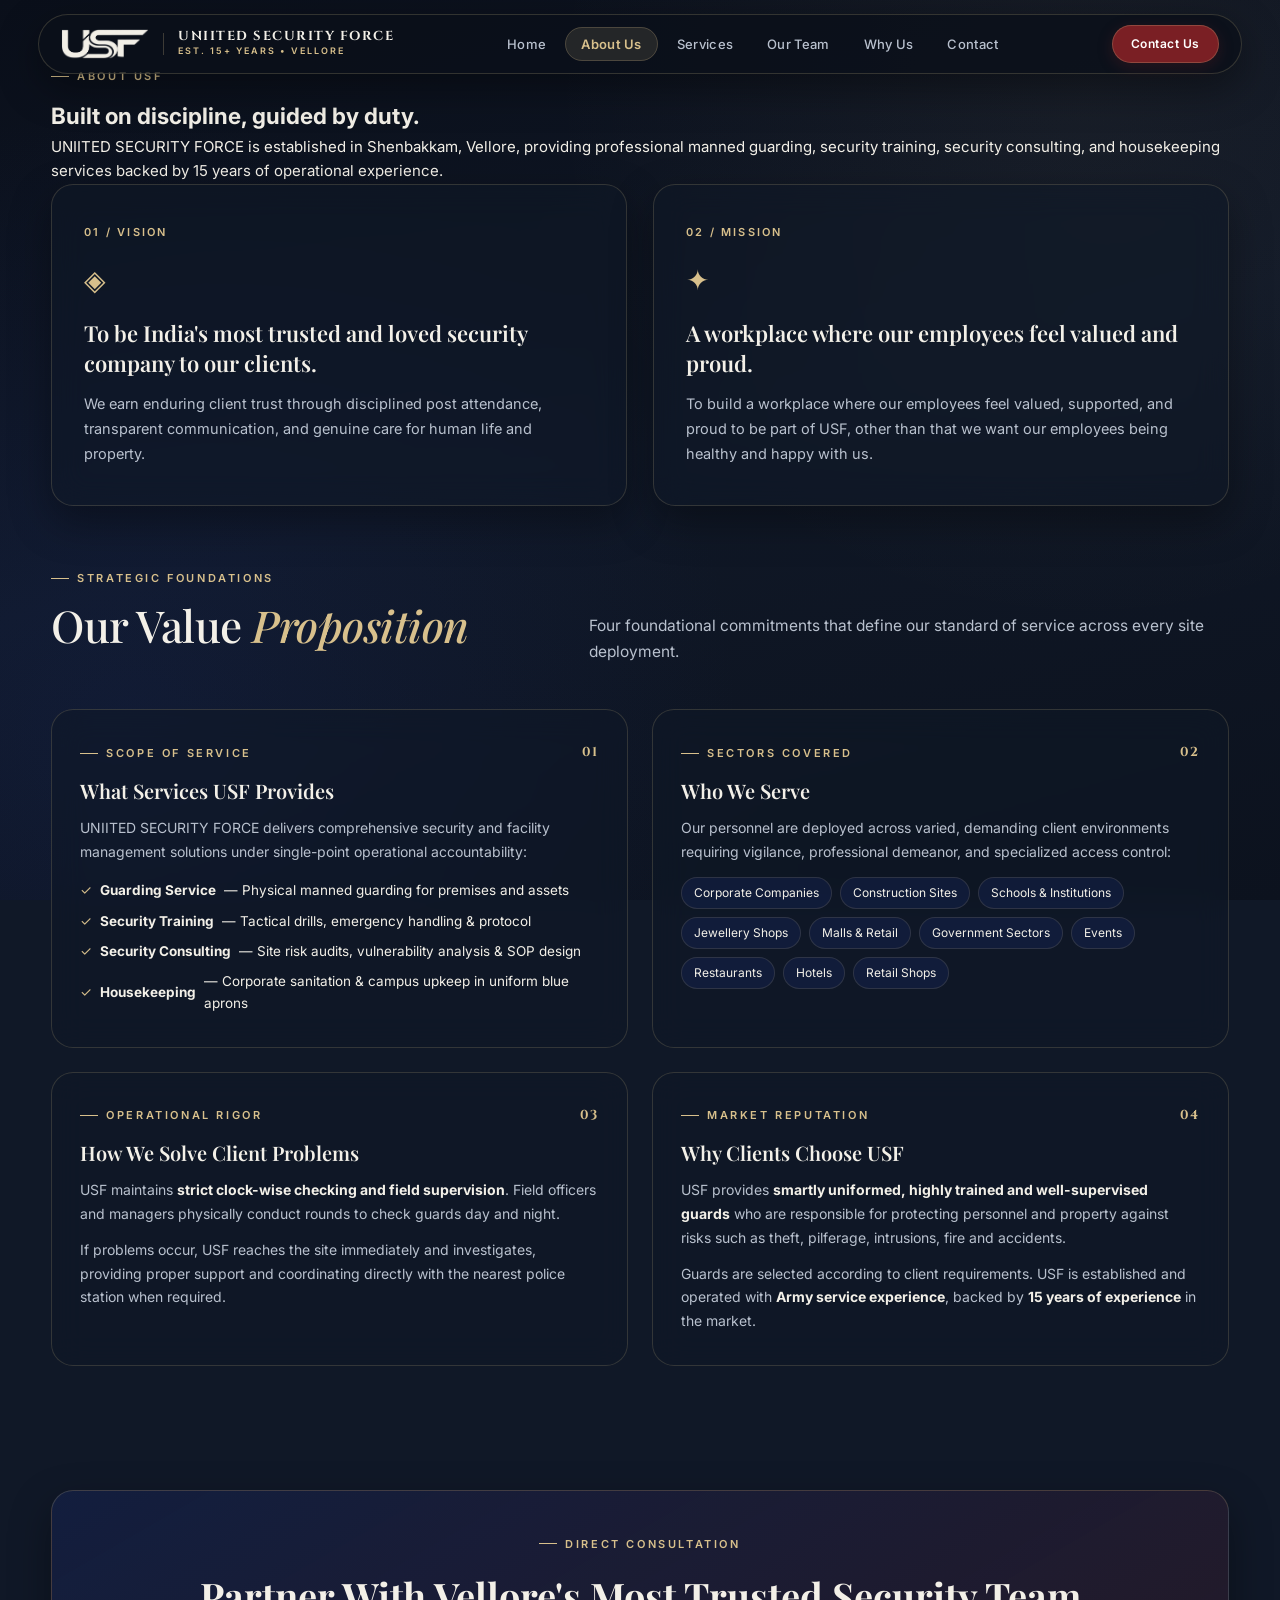
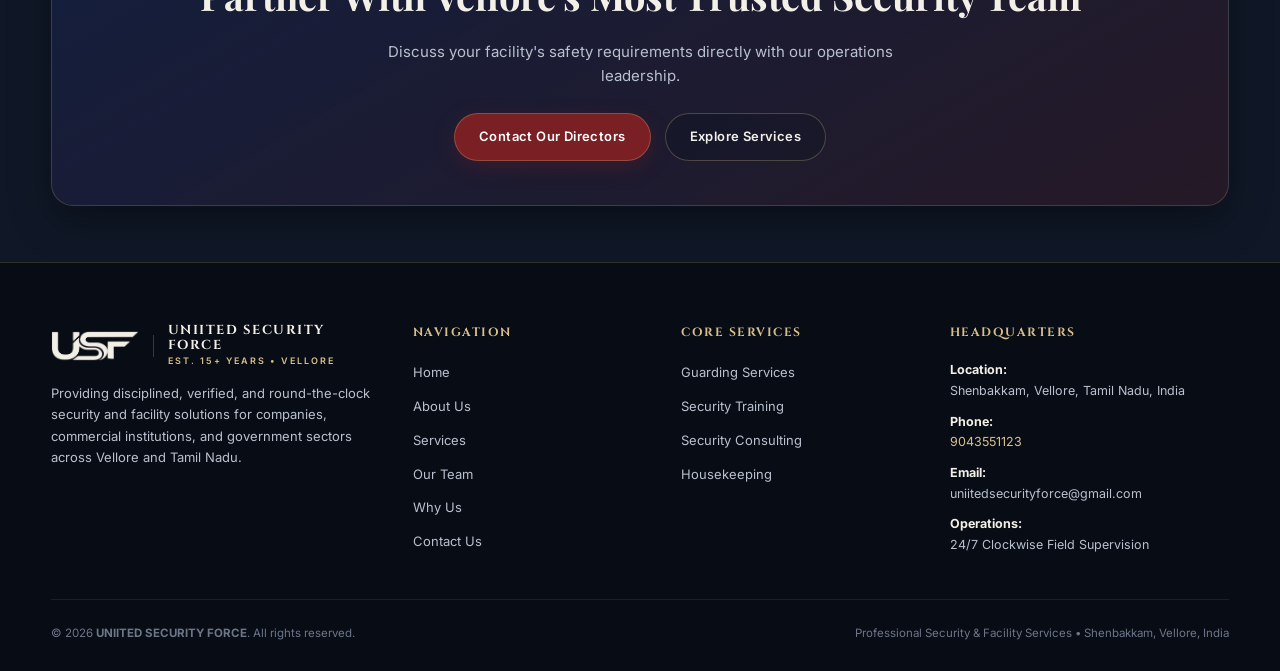
<file: about.html>
<!DOCTYPE html>
<html lang="en">
<head>
  <meta charset="UTF-8">
  <meta name="viewport" content="width=device-width, initial-scale=1.0">
  <title>About Us | UNIITED SECURITY FORCE — Professional Security Services</title>
  <meta name="description" content="UNIITED SECURITY FORCE — Vision, Mission, and Value Proposition. 15+ years of disciplined security operations in Shenbakkam, Vellore, India.">
  <link rel="icon" type="image/png" href="assets/logo-secondary.png">
  <link rel="stylesheet" href="css/style.css">
</head>
<body>

  <!-- Header Navigation -->
  <header class="site-header">
    <div class="nav-glass-bar">
      <a href="index.html" class="brand-link">
        <div class="brand-emblem">
          <img src="assets/usf-short-logo-light.png" alt="USF Logo">
        </div>
        <div class="brand-divider"></div>
        <div class="brand-text">
          <span class="brand-name">UNIITED SECURITY FORCE</span>
          <span class="brand-sub">EST. 15+ YEARS • VELLORE</span>
        </div>
      </a>

      <nav>
        <ul class="nav-menu">
          <li><a href="index.html" class="nav-link">Home</a></li>
          <li><a href="about.html" class="nav-link active">About Us</a></li>
          <li><a href="services.html" class="nav-link">Services</a></li>
          <li><a href="team.html" class="nav-link">Our Team</a></li>
          <li><a href="why-us.html" class="nav-link">Why Us</a></li>
          <li><a href="contact.html" class="nav-link">Contact</a></li>
        </ul>
      </nav>

      <div class="nav-actions">
        <a href="contact.html" class="btn-nav-cta">Contact Us</a>
        <button class="nav-toggle-btn" aria-label="Toggle navigation menu" aria-expanded="false">☰</button>
      </div>

      <div class="mobile-nav-drawer">
        <a href="index.html" class="nav-link">Home</a>
        <a href="about.html" class="nav-link active">About Us</a>
        <a href="services.html" class="nav-link">Services</a>
        <a href="team.html" class="nav-link">Our Team</a>
        <a href="why-us.html" class="nav-link">Why Us</a>
        <a href="contact.html" class="nav-link">Contact</a>
        <a href="contact.html" class="btn-nav-cta">Contact Us</a>
      </div>
    </div>
  </header>

  <main>
    <!-- Page Hero -->
    <section class="page-hero">
      <div class="container">
        <div class="page-hero-header">
          <div class="eyebrow">About USF</div>
          <h1>Built on discipline, <span>guided by duty.</span></h1>
          <p>
            UNIITED SECURITY FORCE is established in Shenbakkam, Vellore, providing professional manned guarding, security training, security consulting, and housekeeping services backed by 15 years of operational experience.
          </p>
        </div>
      </div>
    </section>

    <!-- Vision & Mission -->
    <section class="content-section" style="padding-top: 0;">
      <div class="container">
        <div class="vm-grid" style="margin-bottom: 56px;">
          
          <article class="glass-card vm-card">
            <div class="vm-tag">01 / VISION</div>
            <div class="vm-icon-box">◈</div>
            <h3>To be India's most trusted and loved security company to our clients.</h3>
            <p>
              We earn enduring client trust through disciplined post attendance, transparent communication, and genuine care for human life and property.
            </p>
          </article>

          <article class="glass-card vm-card">
            <div class="vm-tag">02 / MISSION</div>
            <div class="vm-icon-box">✦</div>
            <h3>A workplace where our employees feel valued and proud.</h3>
            <p>
              To build a workplace where our employees feel valued, supported, and proud to be part of USF, other than that we want our employees being healthy and happy with us.
            </p>
          </article>

        </div>

        <!-- Value Proposition Section -->
        <div class="section-header-split">
          <div>
            <div class="eyebrow">Strategic Foundations</div>
            <h2 class="section-title">Our Value <span>Proposition</span></h2>
          </div>
          <p class="section-desc">
            Four foundational commitments that define our standard of service across every site deployment.
          </p>
        </div>

        <div class="vp-editorial-grid">
          
          <!-- Value Prop 1: What Services USF Provides -->
          <article class="vp-editorial-card">
            <div class="vp-editorial-head">
              <span class="eyebrow" style="margin-bottom: 0;">Scope of Service</span>
              <span class="vp-editorial-num">01</span>
            </div>
            <h3>What Services USF Provides</h3>
            <p style="margin-bottom: 16px;">
              UNIITED SECURITY FORCE delivers comprehensive security and facility management solutions under single-point operational accountability:
            </p>
            <ul style="list-style: none; display: flex; flex-direction: column; gap: 8px; font-size: 13.5px; color: var(--ivory);">
              <li style="display: flex; align-items: center; gap: 8px;">
                <span style="color: var(--champagne);">✓</span> <b>Guarding Service</b> — Physical manned guarding for premises and assets
              </li>
              <li style="display: flex; align-items: center; gap: 8px;">
                <span style="color: var(--champagne);">✓</span> <b>Security Training</b> — Tactical drills, emergency handling &amp; protocol
              </li>
              <li style="display: flex; align-items: center; gap: 8px;">
                <span style="color: var(--champagne);">✓</span> <b>Security Consulting</b> — Site risk audits, vulnerability analysis &amp; SOP design
              </li>
              <li style="display: flex; align-items: center; gap: 8px;">
                <span style="color: var(--champagne);">✓</span> <b>Housekeeping</b> — Corporate sanitation &amp; campus upkeep in uniform blue aprons
              </li>
            </ul>
          </article>

          <!-- Value Prop 2: Who We Serve -->
          <article class="vp-editorial-card">
            <div class="vp-editorial-head">
              <span class="eyebrow" style="margin-bottom: 0;">Sectors Covered</span>
              <span class="vp-editorial-num">02</span>
            </div>
            <h3>Who We Serve</h3>
            <p style="margin-bottom: 14px;">
              Our personnel are deployed across varied, demanding client environments requiring vigilance, professional demeanor, and specialized access control:
            </p>
            <div style="display: flex; flex-wrap: wrap; gap: 8px;">
              <span style="padding: 5px 12px; border-radius: var(--radius-pill); background: rgba(24, 42, 106, 0.3); border: 1px solid rgba(216, 192, 140, 0.15); font-size: 12px; color: var(--ivory);">Corporate Companies</span>
              <span style="padding: 5px 12px; border-radius: var(--radius-pill); background: rgba(24, 42, 106, 0.3); border: 1px solid rgba(216, 192, 140, 0.15); font-size: 12px; color: var(--ivory);">Construction Sites</span>
              <span style="padding: 5px 12px; border-radius: var(--radius-pill); background: rgba(24, 42, 106, 0.3); border: 1px solid rgba(216, 192, 140, 0.15); font-size: 12px; color: var(--ivory);">Schools &amp; Institutions</span>
              <span style="padding: 5px 12px; border-radius: var(--radius-pill); background: rgba(24, 42, 106, 0.3); border: 1px solid rgba(216, 192, 140, 0.15); font-size: 12px; color: var(--ivory);">Jewellery Shops</span>
              <span style="padding: 5px 12px; border-radius: var(--radius-pill); background: rgba(24, 42, 106, 0.3); border: 1px solid rgba(216, 192, 140, 0.15); font-size: 12px; color: var(--ivory);">Malls &amp; Retail</span>
              <span style="padding: 5px 12px; border-radius: var(--radius-pill); background: rgba(24, 42, 106, 0.3); border: 1px solid rgba(216, 192, 140, 0.15); font-size: 12px; color: var(--ivory);">Government Sectors</span>
              <span style="padding: 5px 12px; border-radius: var(--radius-pill); background: rgba(24, 42, 106, 0.3); border: 1px solid rgba(216, 192, 140, 0.15); font-size: 12px; color: var(--ivory);">Events</span>
              <span style="padding: 5px 12px; border-radius: var(--radius-pill); background: rgba(24, 42, 106, 0.3); border: 1px solid rgba(216, 192, 140, 0.15); font-size: 12px; color: var(--ivory);">Restaurants</span>
              <span style="padding: 5px 12px; border-radius: var(--radius-pill); background: rgba(24, 42, 106, 0.3); border: 1px solid rgba(216, 192, 140, 0.15); font-size: 12px; color: var(--ivory);">Hotels</span>
              <span style="padding: 5px 12px; border-radius: var(--radius-pill); background: rgba(24, 42, 106, 0.3); border: 1px solid rgba(216, 192, 140, 0.15); font-size: 12px; color: var(--ivory);">Retail Shops</span>
            </div>
          </article>

          <!-- Value Prop 3: How We Solve Client Problems -->
          <article class="vp-editorial-card">
            <div class="vp-editorial-head">
              <span class="eyebrow" style="margin-bottom: 0;">Operational Rigor</span>
              <span class="vp-editorial-num">03</span>
            </div>
            <h3>How We Solve Client Problems</h3>
            <p>
              USF maintains <b>strict clock-wise checking and field supervision</b>. Field officers and managers physically conduct rounds to check guards day and night.
            </p>
            <p style="margin-top: 12px;">
              If problems occur, USF reaches the site immediately and investigates, providing proper support and coordinating directly with the nearest police station when required.
            </p>
          </article>

          <!-- Value Prop 4: Why Clients Choose USF -->
          <article class="vp-editorial-card">
            <div class="vp-editorial-head">
              <span class="eyebrow" style="margin-bottom: 0;">Market Reputation</span>
              <span class="vp-editorial-num">04</span>
            </div>
            <h3>Why Clients Choose USF</h3>
            <p>
              USF provides <b>smartly uniformed, highly trained and well-supervised guards</b> who are responsible for protecting personnel and property against risks such as theft, pilferage, intrusions, fire and accidents.
            </p>
            <p style="margin-top: 12px;">
              Guards are selected according to client requirements. USF is established and operated with <b>Army service experience</b>, backed by <b>15 years of experience</b> in the market.
            </p>
          </article>

        </div>

      </div>
    </section>

    <!-- CTA -->
    <section class="cta-banner">
      <div class="container">
        <div class="cta-box">
          <div class="eyebrow">Direct Consultation</div>
          <h3>Partner With Vellore's Most Trusted Security Team</h3>
          <p>
            Discuss your facility's safety requirements directly with our operations leadership.
          </p>
          <div style="display: flex; gap: 14px; flex-wrap: wrap; justify-content: center;">
            <a href="contact.html" class="btn btn-burgundy">Contact Our Directors</a>
            <a href="services.html" class="btn btn-glass-secondary">Explore Services</a>
          </div>
        </div>
      </div>
    </section>
  </main>

  <!-- Global Footer -->
  <footer class="site-footer">
    <div class="container">
      <div class="footer-top">
        <div class="footer-brand">
          <a href="index.html" class="brand-link" style="margin-bottom: 12px;">
            <div class="brand-emblem">
              <img src="assets/usf-short-logo-light.png" alt="USF Logo">
            </div>
            <div class="brand-divider"></div>
            <div class="brand-text">
              <span class="brand-name">UNIITED SECURITY FORCE</span>
              <span class="brand-sub">EST. 15+ YEARS • VELLORE</span>
            </div>
          </a>
          <p>
            Providing disciplined, verified, and round-the-clock security and facility solutions for companies, commercial institutions, and government sectors across Vellore and Tamil Nadu.
          </p>
        </div>

        <div class="footer-col">
          <h5>Navigation</h5>
          <ul class="footer-links">
            <li><a href="index.html">Home</a></li>
            <li><a href="about.html">About Us</a></li>
            <li><a href="services.html">Services</a></li>
            <li><a href="team.html">Our Team</a></li>
            <li><a href="why-us.html">Why Us</a></li>
            <li><a href="contact.html">Contact Us</a></li>
          </ul>
        </div>

        <div class="footer-col">
          <h5>Core Services</h5>
          <ul class="footer-links">
            <li><a href="services.html">Guarding Services</a></li>
            <li><a href="services.html">Security Training</a></li>
            <li><a href="services.html">Security Consulting</a></li>
            <li><a href="services.html">Housekeeping</a></li>
          </ul>
        </div>

        <div class="footer-col">
          <h5>Headquarters</h5>
          <ul class="footer-contact-list">
            <li><strong>Location:</strong> Shenbakkam, Vellore, Tamil Nadu, India</li>
            <li><strong>Phone:</strong> <a href="tel:9043551123" style="color: var(--champagne);">9043551123</a></li>
            <li><strong>Email:</strong> <a href="mailto:uniitedsecurityforce@gmail.com" style="color: var(--slate);">uniitedsecurityforce@gmail.com</a></li>
            <li><strong>Operations:</strong> 24/7 Clockwise Field Supervision</li>
          </ul>
        </div>
      </div>

      <div class="footer-bottom">
        <div>© 2026 <strong>UNIITED SECURITY FORCE</strong>. All rights reserved.</div>
        <div>Professional Security &amp; Facility Services • Shenbakkam, Vellore, India</div>
      </div>
    </div>
  </footer>

  <script src="js/script.js"></script>
</body>
</html>
</file>
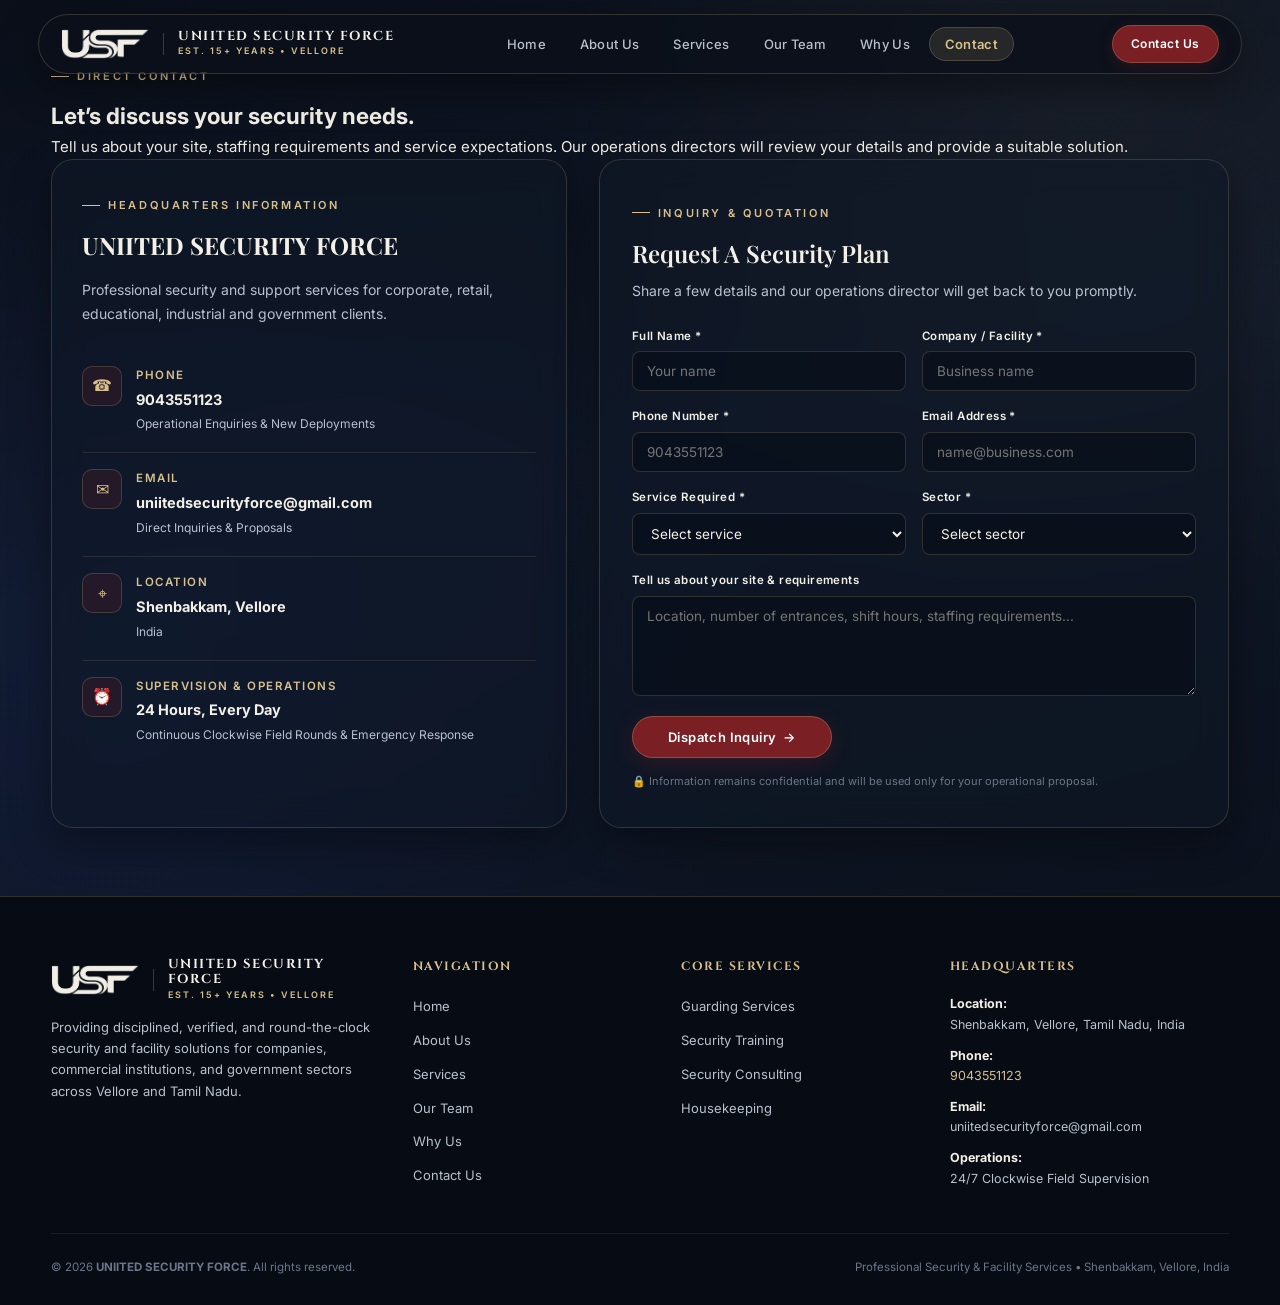
<file: contact.html>
<!DOCTYPE html>
<html lang="en">
<head>
  <meta charset="UTF-8">
  <meta name="viewport" content="width=device-width, initial-scale=1.0">
  <title>Contact | UNIITED SECURITY FORCE — Professional Security Services</title>
  <meta name="description" content="Contact UNIITED SECURITY FORCE in Shenbakkam, Vellore, India. Phone: 9043551123, Email: uniitedsecurityforce@gmail.com.">
  <link rel="icon" type="image/png" href="assets/logo-secondary.png">
  <link rel="stylesheet" href="css/style.css">
</head>
<body>

  <!-- Header Navigation -->
  <header class="site-header">
    <div class="nav-glass-bar">
      <a href="index.html" class="brand-link">
        <div class="brand-emblem">
          <img src="assets/usf-short-logo-light.png" alt="USF Logo">
        </div>
        <div class="brand-divider"></div>
        <div class="brand-text">
          <span class="brand-name">UNIITED SECURITY FORCE</span>
          <span class="brand-sub">EST. 15+ YEARS • VELLORE</span>
        </div>
      </a>

      <nav>
        <ul class="nav-menu">
          <li><a href="index.html" class="nav-link">Home</a></li>
          <li><a href="about.html" class="nav-link">About Us</a></li>
          <li><a href="services.html" class="nav-link">Services</a></li>
          <li><a href="team.html" class="nav-link">Our Team</a></li>
          <li><a href="why-us.html" class="nav-link">Why Us</a></li>
          <li><a href="contact.html" class="nav-link active">Contact</a></li>
        </ul>
      </nav>

      <div class="nav-actions">
        <a href="contact.html" class="btn-nav-cta">Contact Us</a>
        <button class="nav-toggle-btn" aria-label="Toggle navigation menu" aria-expanded="false">☰</button>
      </div>

      <div class="mobile-nav-drawer">
        <a href="index.html" class="nav-link">Home</a>
        <a href="about.html" class="nav-link">About Us</a>
        <a href="services.html" class="nav-link">Services</a>
        <a href="team.html" class="nav-link">Our Team</a>
        <a href="why-us.html" class="nav-link">Why Us</a>
        <a href="contact.html" class="nav-link active">Contact</a>
        <a href="contact.html" class="btn-nav-cta">Contact Us</a>
      </div>
    </div>
  </header>

  <main>
    <!-- Page Hero -->
    <section class="page-hero">
      <div class="container">
        <div class="page-hero-header">
          <div class="eyebrow">Direct Contact</div>
          <h1>Let’s discuss your <span>security needs.</span></h1>
          <p>
            Tell us about your site, staffing requirements and service expectations. Our operations directors will review your details and provide a suitable solution.
          </p>
        </div>
      </div>
    </section>

    <!-- Main Contact Grid -->
    <section class="content-section" style="padding-top: 0;">
      <div class="container">
        
        <div class="contact-layout">
          
          <!-- Left: Information Panel -->
          <div class="glass-card contact-info-panel">
            <div class="eyebrow">Headquarters Information</div>
            <h3 style="font-family: var(--font-display); font-size: 24px; color: var(--ivory); margin-bottom: 12px;">
              UNIITED SECURITY FORCE
            </h3>
            <p style="color: var(--slate); font-size: 14px; line-height: 1.7; margin-bottom: 24px;">
              Professional security and support services for corporate, retail, educational, industrial and government clients.
            </p>

            <div class="contact-detail-row">
              <div class="contact-icon-box">☎</div>
              <div class="contact-detail-content">
                <h5>Phone</h5>
                <p><a href="tel:9043551123"><strong>9043551123</strong></a></p>
                <span style="font-size: 12px; color: var(--slate);">Operational Enquiries &amp; New Deployments</span>
              </div>
            </div>

            <div class="contact-detail-row">
              <div class="contact-icon-box">✉</div>
              <div class="contact-detail-content">
                <h5>Email</h5>
                <p><a href="mailto:uniitedsecurityforce@gmail.com"><strong>uniitedsecurityforce@gmail.com</strong></a></p>
                <span style="font-size: 12px; color: var(--slate);">Direct Inquiries &amp; Proposals</span>
              </div>
            </div>

            <div class="contact-detail-row">
              <div class="contact-icon-box">⌖</div>
              <div class="contact-detail-content">
                <h5>Location</h5>
                <p><strong>Shenbakkam, Vellore</strong></p>
                <span style="font-size: 12px; color: var(--slate);">India</span>
              </div>
            </div>

            <div class="contact-detail-row">
              <div class="contact-icon-box">⏰</div>
              <div class="contact-detail-content">
                <h5>Supervision &amp; Operations</h5>
                <p><strong>24 Hours, Every Day</strong></p>
                <span style="font-size: 12px; color: var(--slate);">Continuous Clockwise Field Rounds &amp; Emergency Response</span>
              </div>
            </div>
          </div>

          <!-- Right: Interactive Consultation Form -->
          <div class="glass-card contact-form-panel">
            <div class="eyebrow">Inquiry &amp; Quotation</div>
            <h3>Request A Security Plan</h3>
            <p>
              Share a few details and our operations director will get back to you promptly.
            </p>

            <form>
              <div class="form-grid">
                
                <div class="form-field">
                  <label for="name">Full Name *</label>
                  <input type="text" id="name" name="name" placeholder="Your name" required>
                </div>

                <div class="form-field">
                  <label for="company">Company / Facility *</label>
                  <input type="text" id="company" name="company" placeholder="Business name" required>
                </div>

                <div class="form-field">
                  <label for="phone">Phone Number *</label>
                  <input type="tel" id="phone" name="phone" placeholder="9043551123" required>
                </div>

                <div class="form-field">
                  <label for="email">Email Address *</label>
                  <input type="email" id="email" name="email" placeholder="name@business.com" required>
                </div>

                <div class="form-field">
                  <label for="service">Service Required *</label>
                  <select id="service" name="service" required>
                    <option value="" disabled selected>Select service</option>
                    <option value="guarding">Guarding Services</option>
                    <option value="training">Security Training</option>
                    <option value="consulting">Security Consulting</option>
                    <option value="housekeeping">Housekeeping</option>
                    <option value="integrated">Guarding + Housekeeping</option>
                  </select>
                </div>

                <div class="form-field">
                  <label for="sector">Sector *</label>
                  <select id="sector" name="sector" required>
                    <option value="" disabled selected>Select sector</option>
                    <option value="corporate">Corporate Companies</option>
                    <option value="construction">Construction Sites</option>
                    <option value="education">Schools &amp; Educational Institutions</option>
                    <option value="jewellery">Jewellery Shops</option>
                    <option value="malls">Malls</option>
                    <option value="government">Government Sectors</option>
                    <option value="events">Events</option>
                    <option value="restaurants">Restaurants</option>
                    <option value="hotels">Hotels</option>
                    <option value="retail">Retail Shops</option>
                  </select>
                </div>

                <div class="form-field full">
                  <label for="message">Tell us about your site &amp; requirements</label>
                  <textarea id="message" name="message" placeholder="Location, number of entrances, shift hours, staffing requirements..."></textarea>
                </div>

              </div>

              <div class="form-submit-row">
                <button type="submit" class="btn btn-burgundy" style="min-width: 200px;">
                  Dispatch Inquiry &nbsp;→
                </button>
                <span class="form-privacy-note">
                  🔒 Information remains confidential and will be used only for your operational proposal.
                </span>
              </div>

              <div class="form-feedback-message"></div>
            </form>
          </div>

        </div>

      </div>
    </section>
  </main>

  <!-- Global Footer -->
  <footer class="site-footer">
    <div class="container">
      <div class="footer-top">
        <div class="footer-brand">
          <a href="index.html" class="brand-link" style="margin-bottom: 12px;">
            <div class="brand-emblem">
              <img src="assets/usf-short-logo-light.png" alt="USF Logo">
            </div>
            <div class="brand-divider"></div>
            <div class="brand-text">
              <span class="brand-name">UNIITED SECURITY FORCE</span>
              <span class="brand-sub">EST. 15+ YEARS • VELLORE</span>
            </div>
          </a>
          <p>
            Providing disciplined, verified, and round-the-clock security and facility solutions for companies, commercial institutions, and government sectors across Vellore and Tamil Nadu.
          </p>
        </div>

        <div class="footer-col">
          <h5>Navigation</h5>
          <ul class="footer-links">
            <li><a href="index.html">Home</a></li>
            <li><a href="about.html">About Us</a></li>
            <li><a href="services.html">Services</a></li>
            <li><a href="team.html">Our Team</a></li>
            <li><a href="why-us.html">Why Us</a></li>
            <li><a href="contact.html">Contact Us</a></li>
          </ul>
        </div>

        <div class="footer-col">
          <h5>Core Services</h5>
          <ul class="footer-links">
            <li><a href="services.html">Guarding Services</a></li>
            <li><a href="services.html">Security Training</a></li>
            <li><a href="services.html">Security Consulting</a></li>
            <li><a href="services.html">Housekeeping</a></li>
          </ul>
        </div>

        <div class="footer-col">
          <h5>Headquarters</h5>
          <ul class="footer-contact-list">
            <li><strong>Location:</strong> Shenbakkam, Vellore, Tamil Nadu, India</li>
            <li><strong>Phone:</strong> <a href="tel:9043551123" style="color: var(--champagne);">9043551123</a></li>
            <li><strong>Email:</strong> <a href="mailto:uniitedsecurityforce@gmail.com" style="color: var(--slate);">uniitedsecurityforce@gmail.com</a></li>
            <li><strong>Operations:</strong> 24/7 Clockwise Field Supervision</li>
          </ul>
        </div>
      </div>

      <div class="footer-bottom">
        <div>© 2026 <strong>UNIITED SECURITY FORCE</strong>. All rights reserved.</div>
        <div>Professional Security &amp; Facility Services • Shenbakkam, Vellore, India</div>
      </div>
    </div>
  </footer>

  <script src="js/script.js"></script>
</body>
</html>
</file>
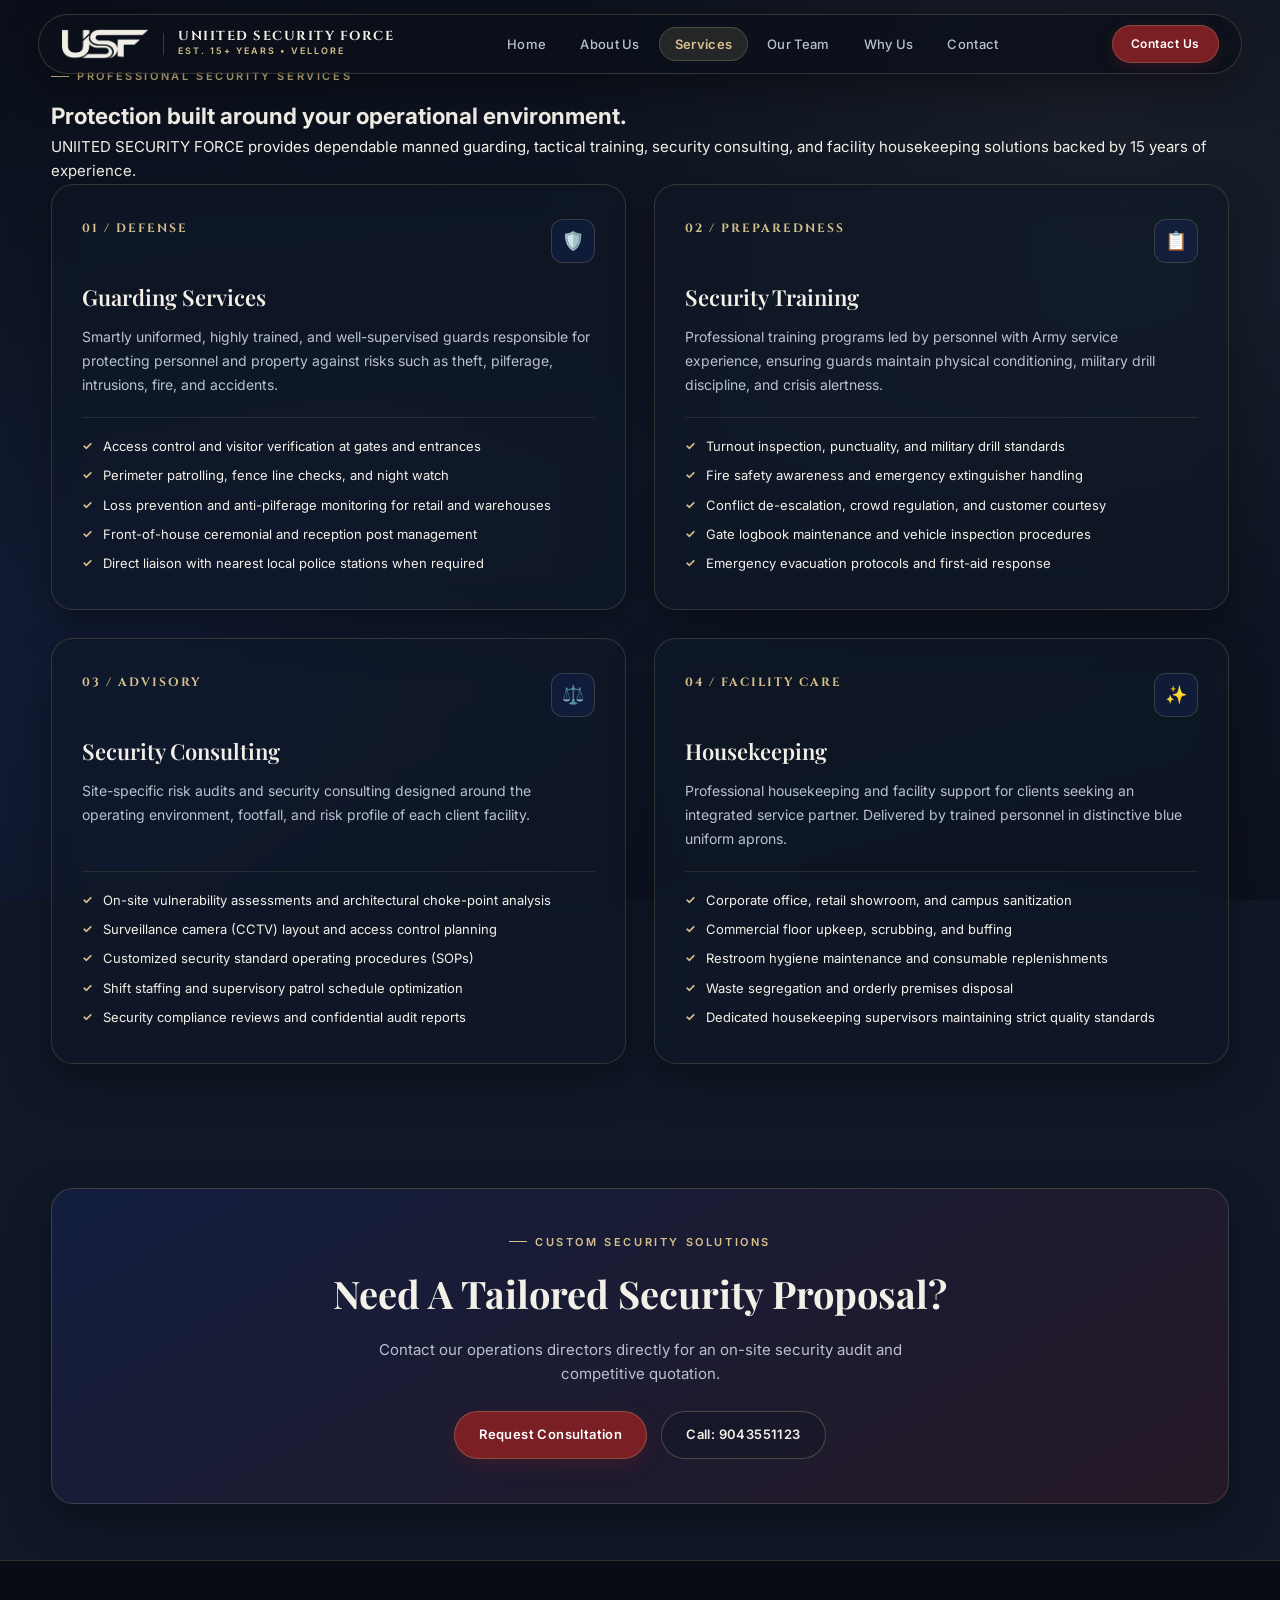
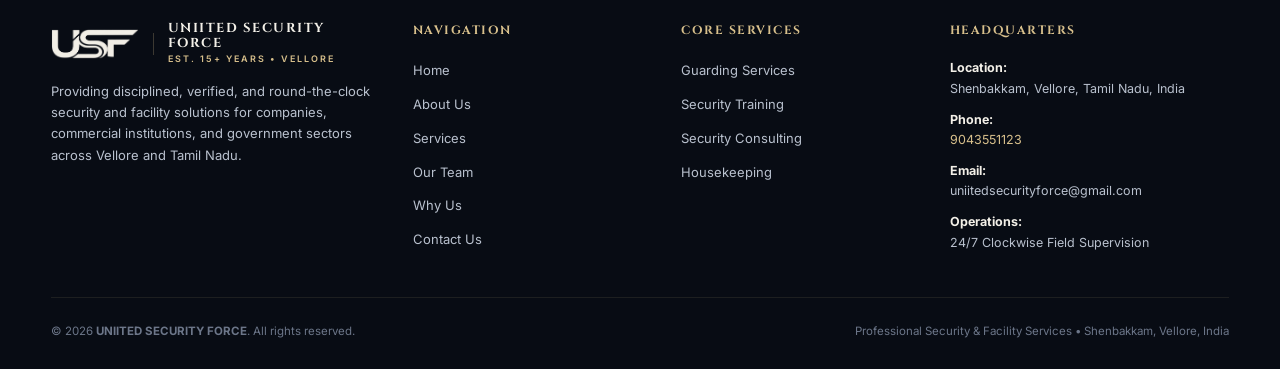
<file: services.html>
<!DOCTYPE html>
<html lang="en">
<head>
  <meta charset="UTF-8">
  <meta name="viewport" content="width=device-width, initial-scale=1.0">
  <title>Services | UNIITED SECURITY FORCE — Professional Security Services</title>
  <meta name="description" content="Guarding Services, Security Training, Security Consulting, and Housekeeping by UNIITED SECURITY FORCE in Shenbakkam, Vellore.">
  <link rel="icon" type="image/png" href="assets/logo-secondary.png">
  <link rel="stylesheet" href="css/style.css">
</head>
<body>

  <!-- Header Navigation -->
  <header class="site-header">
    <div class="nav-glass-bar">
      <a href="index.html" class="brand-link">
        <div class="brand-emblem">
          <img src="assets/usf-short-logo-light.png" alt="USF Logo">
        </div>
        <div class="brand-divider"></div>
        <div class="brand-text">
          <span class="brand-name">UNIITED SECURITY FORCE</span>
          <span class="brand-sub">EST. 15+ YEARS • VELLORE</span>
        </div>
      </a>

      <nav>
        <ul class="nav-menu">
          <li><a href="index.html" class="nav-link">Home</a></li>
          <li><a href="about.html" class="nav-link">About Us</a></li>
          <li><a href="services.html" class="nav-link active">Services</a></li>
          <li><a href="team.html" class="nav-link">Our Team</a></li>
          <li><a href="why-us.html" class="nav-link">Why Us</a></li>
          <li><a href="contact.html" class="nav-link">Contact</a></li>
        </ul>
      </nav>

      <div class="nav-actions">
        <a href="contact.html" class="btn-nav-cta">Contact Us</a>
        <button class="nav-toggle-btn" aria-label="Toggle navigation menu" aria-expanded="false">☰</button>
      </div>

      <div class="mobile-nav-drawer">
        <a href="index.html" class="nav-link">Home</a>
        <a href="about.html" class="nav-link">About Us</a>
        <a href="services.html" class="nav-link active">Services</a>
        <a href="team.html" class="nav-link">Our Team</a>
        <a href="why-us.html" class="nav-link">Why Us</a>
        <a href="contact.html" class="nav-link">Contact</a>
        <a href="contact.html" class="btn-nav-cta">Contact Us</a>
      </div>
    </div>
  </header>

  <main>
    <!-- Page Hero -->
    <section class="page-hero">
      <div class="container">
        <div class="page-hero-header">
          <div class="eyebrow">Professional Security Services</div>
          <h1>Protection built around <span>your operational environment.</span></h1>
          <p>
            UNIITED SECURITY FORCE provides dependable manned guarding, tactical training, security consulting, and facility housekeeping solutions backed by 15 years of experience.
          </p>
        </div>
      </div>
    </section>

    <!-- 4 Core Services -->
    <section class="content-section" style="padding-top: 0;">
      <div class="container">
        <div class="services-full-grid">
          
          <!-- Service 1: Guarding Services -->
          <article class="glass-card service-card-detailed">
            <div class="service-head">
              <span class="service-num">01 / DEFENSE</span>
              <div class="service-icon-circle">🛡️</div>
            </div>
            <h3>Guarding Services</h3>
            <p>
              Smartly uniformed, highly trained, and well-supervised guards responsible for protecting personnel and property against risks such as theft, pilferage, intrusions, fire, and accidents.
            </p>
            <ul class="service-checklist">
              <li>Access control and visitor verification at gates and entrances</li>
              <li>Perimeter patrolling, fence line checks, and night watch</li>
              <li>Loss prevention and anti-pilferage monitoring for retail and warehouses</li>
              <li>Front-of-house ceremonial and reception post management</li>
              <li>Direct liaison with nearest local police stations when required</li>
            </ul>
          </article>

          <!-- Service 2: Security Training -->
          <article class="glass-card service-card-detailed">
            <div class="service-head">
              <span class="service-num">02 / PREPAREDNESS</span>
              <div class="service-icon-circle">📋</div>
            </div>
            <h3>Security Training</h3>
            <p>
              Professional training programs led by personnel with Army service experience, ensuring guards maintain physical conditioning, military drill discipline, and crisis alertness.
            </p>
            <ul class="service-checklist">
              <li>Turnout inspection, punctuality, and military drill standards</li>
              <li>Fire safety awareness and emergency extinguisher handling</li>
              <li>Conflict de-escalation, crowd regulation, and customer courtesy</li>
              <li>Gate logbook maintenance and vehicle inspection procedures</li>
              <li>Emergency evacuation protocols and first-aid response</li>
            </ul>
          </article>

          <!-- Service 3: Security Consulting -->
          <article class="glass-card service-card-detailed">
            <div class="service-head">
              <span class="service-num">03 / ADVISORY</span>
              <div class="service-icon-circle">⚖️</div>
            </div>
            <h3>Security Consulting</h3>
            <p>
              Site-specific risk audits and security consulting designed around the operating environment, footfall, and risk profile of each client facility.
            </p>
            <ul class="service-checklist">
              <li>On-site vulnerability assessments and architectural choke-point analysis</li>
              <li>Surveillance camera (CCTV) layout and access control planning</li>
              <li>Customized security standard operating procedures (SOPs)</li>
              <li>Shift staffing and supervisory patrol schedule optimization</li>
              <li>Security compliance reviews and confidential audit reports</li>
            </ul>
          </article>

          <!-- Service 4: Housekeeping -->
          <article class="glass-card service-card-detailed">
            <div class="service-head">
              <span class="service-num">04 / FACILITY CARE</span>
              <div class="service-icon-circle">✨</div>
            </div>
            <h3>Housekeeping</h3>
            <p>
              Professional housekeeping and facility support for clients seeking an integrated service partner. Delivered by trained personnel in distinctive blue uniform aprons.
            </p>
            <ul class="service-checklist">
              <li>Corporate office, retail showroom, and campus sanitization</li>
              <li>Commercial floor upkeep, scrubbing, and buffing</li>
              <li>Restroom hygiene maintenance and consumable replenishments</li>
              <li>Waste segregation and orderly premises disposal</li>
              <li>Dedicated housekeeping supervisors maintaining strict quality standards</li>
            </ul>
          </article>

        </div>
      </div>
    </section>

    <!-- CTA -->
    <section class="cta-banner">
      <div class="container">
        <div class="cta-box">
          <div class="eyebrow">Custom Security Solutions</div>
          <h3>Need A Tailored Security Proposal?</h3>
          <p>
            Contact our operations directors directly for an on-site security audit and competitive quotation.
          </p>
          <div style="display: flex; gap: 14px; flex-wrap: wrap; justify-content: center;">
            <a href="contact.html" class="btn btn-burgundy">Request Consultation</a>
            <a href="tel:9043551123" class="btn btn-glass-secondary">Call: 9043551123</a>
          </div>
        </div>
      </div>
    </section>
  </main>

  <!-- Global Footer -->
  <footer class="site-footer">
    <div class="container">
      <div class="footer-top">
        <div class="footer-brand">
          <a href="index.html" class="brand-link" style="margin-bottom: 12px;">
            <div class="brand-emblem">
              <img src="assets/usf-short-logo-light.png" alt="USF Logo">
            </div>
            <div class="brand-divider"></div>
            <div class="brand-text">
              <span class="brand-name">UNIITED SECURITY FORCE</span>
              <span class="brand-sub">EST. 15+ YEARS • VELLORE</span>
            </div>
          </a>
          <p>
            Providing disciplined, verified, and round-the-clock security and facility solutions for companies, commercial institutions, and government sectors across Vellore and Tamil Nadu.
          </p>
        </div>

        <div class="footer-col">
          <h5>Navigation</h5>
          <ul class="footer-links">
            <li><a href="index.html">Home</a></li>
            <li><a href="about.html">About Us</a></li>
            <li><a href="services.html">Services</a></li>
            <li><a href="team.html">Our Team</a></li>
            <li><a href="why-us.html">Why Us</a></li>
            <li><a href="contact.html">Contact Us</a></li>
          </ul>
        </div>

        <div class="footer-col">
          <h5>Core Services</h5>
          <ul class="footer-links">
            <li><a href="services.html">Guarding Services</a></li>
            <li><a href="services.html">Security Training</a></li>
            <li><a href="services.html">Security Consulting</a></li>
            <li><a href="services.html">Housekeeping</a></li>
          </ul>
        </div>

        <div class="footer-col">
          <h5>Headquarters</h5>
          <ul class="footer-contact-list">
            <li><strong>Location:</strong> Shenbakkam, Vellore, Tamil Nadu, India</li>
            <li><strong>Phone:</strong> <a href="tel:9043551123" style="color: var(--champagne);">9043551123</a></li>
            <li><strong>Email:</strong> <a href="mailto:uniitedsecurityforce@gmail.com" style="color: var(--slate);">uniitedsecurityforce@gmail.com</a></li>
            <li><strong>Operations:</strong> 24/7 Clockwise Field Supervision</li>
          </ul>
        </div>
      </div>

      <div class="footer-bottom">
        <div>© 2026 <strong>UNIITED SECURITY FORCE</strong>. All rights reserved.</div>
        <div>Professional Security &amp; Facility Services • Shenbakkam, Vellore, India</div>
      </div>
    </div>
  </footer>

  <script src="js/script.js"></script>
</body>
</html>
</file>
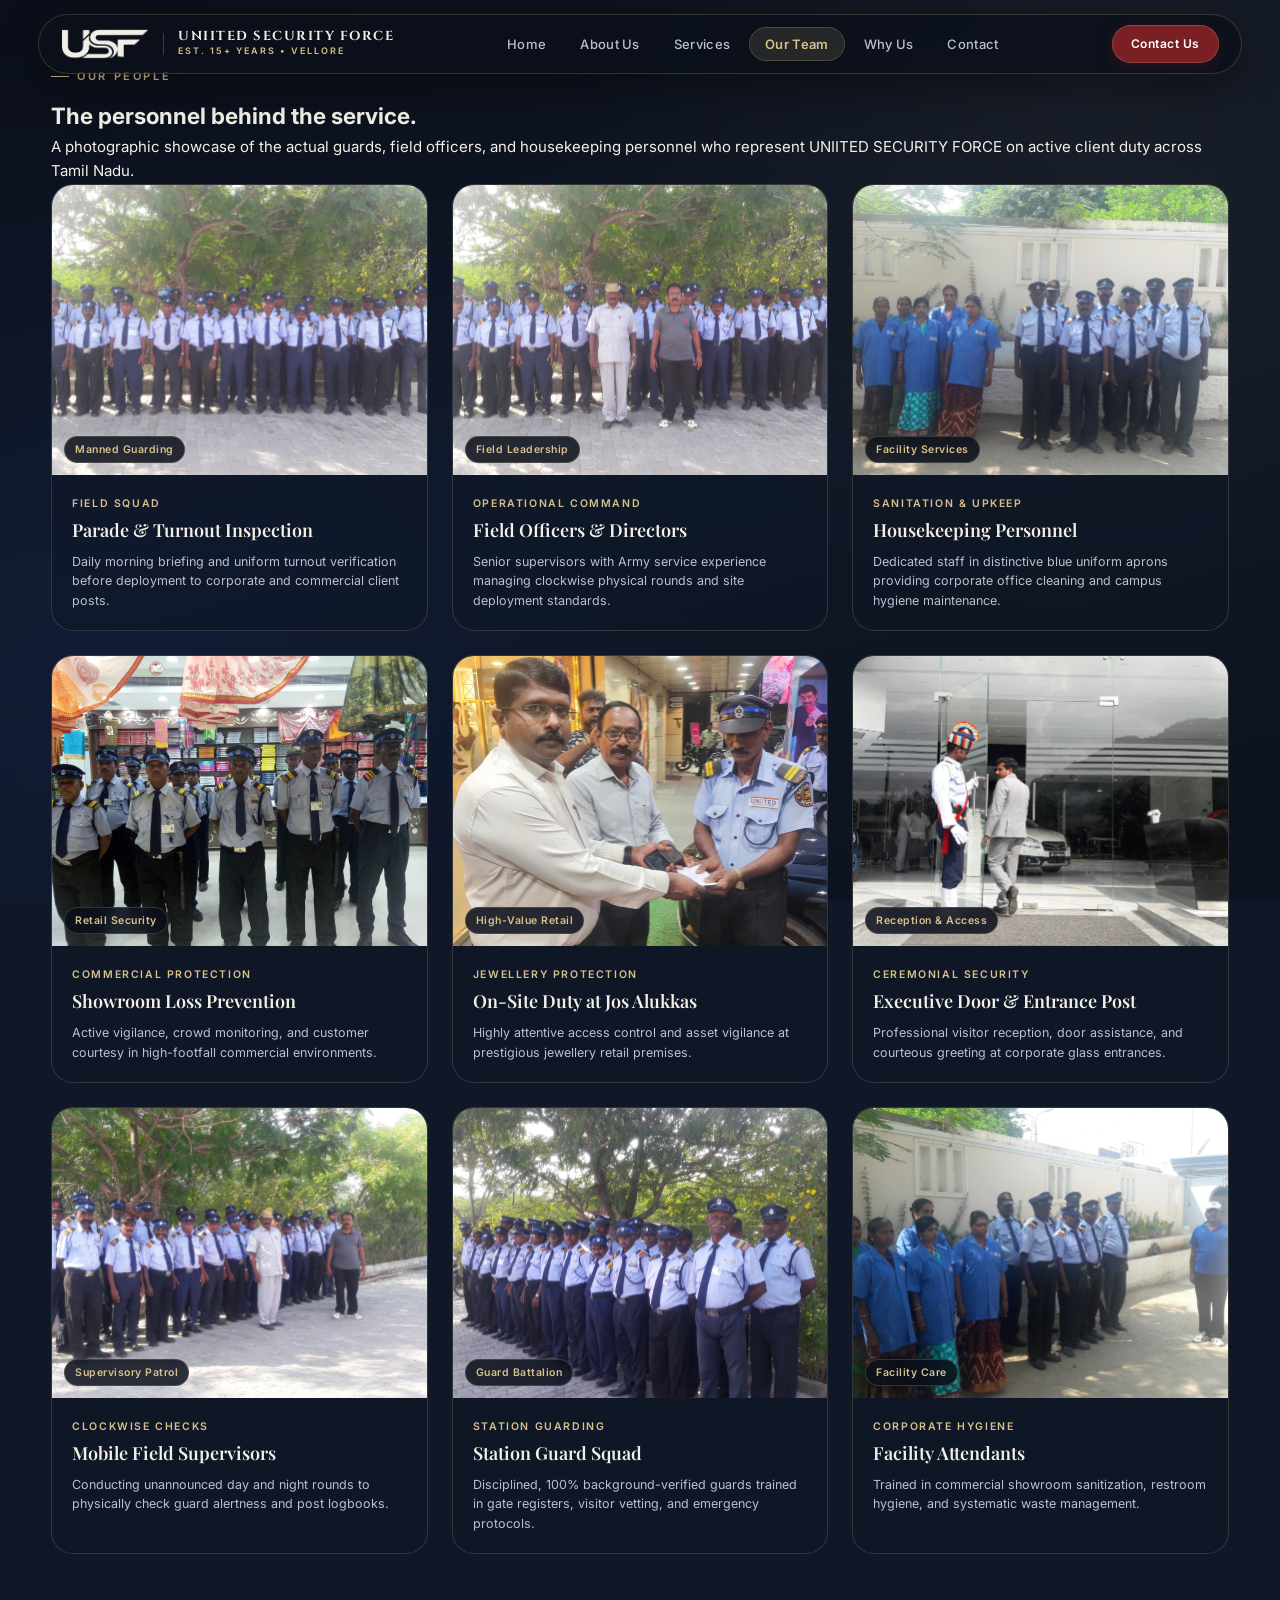
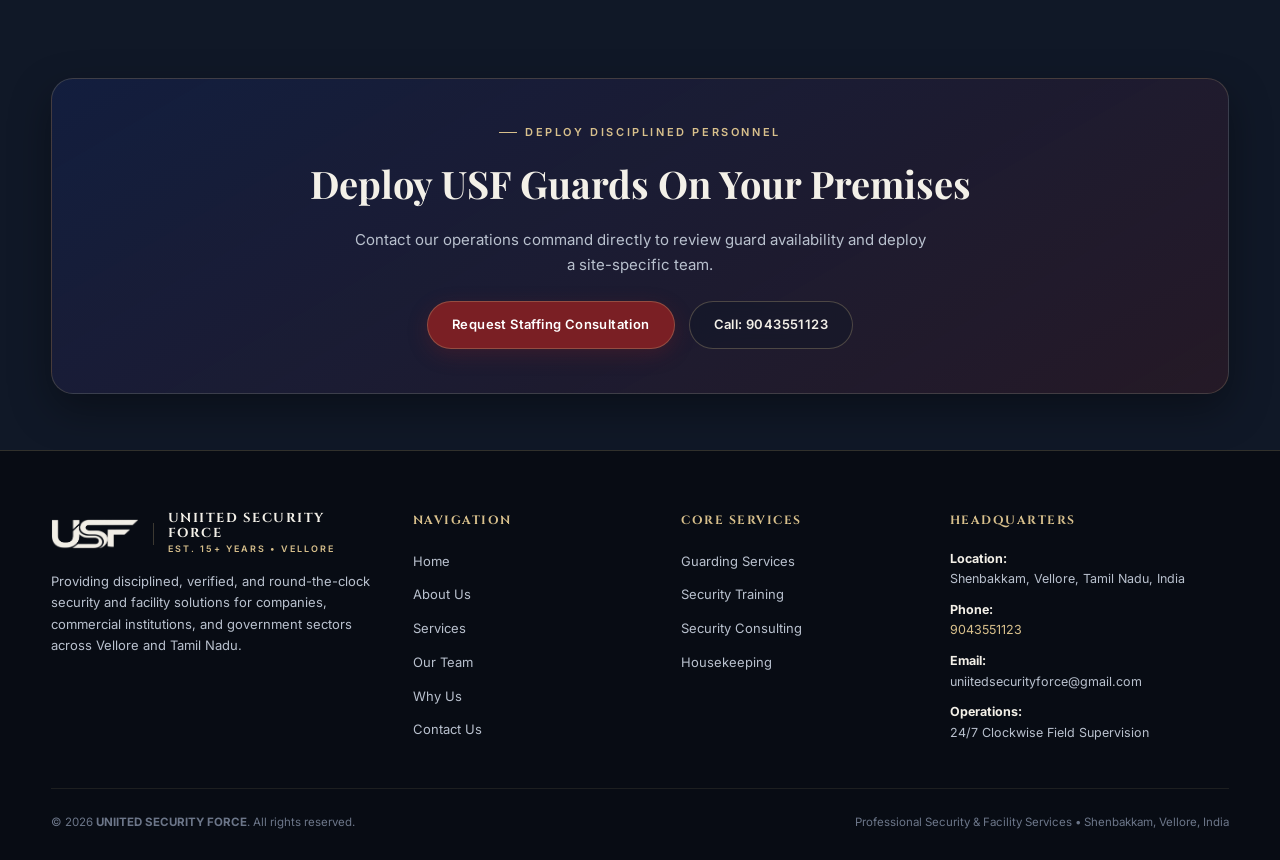
<file: team.html>
<!DOCTYPE html>
<html lang="en">
<head>
  <meta charset="UTF-8">
  <meta name="viewport" content="width=device-width, initial-scale=1.0">
  <title>Our Team | UNIITED SECURITY FORCE — Professional Security Services</title>
  <meta name="description" content="Authentic workforce of UNIITED SECURITY FORCE — field supervisors, trained security guards, and housekeeping personnel in Shenbakkam, Vellore.">
  <link rel="icon" type="image/png" href="assets/logo-secondary.png">
  <link rel="stylesheet" href="css/style.css">
</head>
<body>

  <!-- Header Navigation -->
  <header class="site-header">
    <div class="nav-glass-bar">
      <a href="index.html" class="brand-link">
        <div class="brand-emblem">
          <img src="assets/usf-short-logo-light.png" alt="USF Logo">
        </div>
        <div class="brand-divider"></div>
        <div class="brand-text">
          <span class="brand-name">UNIITED SECURITY FORCE</span>
          <span class="brand-sub">EST. 15+ YEARS • VELLORE</span>
        </div>
      </a>

      <nav>
        <ul class="nav-menu">
          <li><a href="index.html" class="nav-link">Home</a></li>
          <li><a href="about.html" class="nav-link">About Us</a></li>
          <li><a href="services.html" class="nav-link">Services</a></li>
          <li><a href="team.html" class="nav-link active">Our Team</a></li>
          <li><a href="why-us.html" class="nav-link">Why Us</a></li>
          <li><a href="contact.html" class="nav-link">Contact</a></li>
        </ul>
      </nav>

      <div class="nav-actions">
        <a href="contact.html" class="btn-nav-cta">Contact Us</a>
        <button class="nav-toggle-btn" aria-label="Toggle navigation menu" aria-expanded="false">☰</button>
      </div>

      <div class="mobile-nav-drawer">
        <a href="index.html" class="nav-link">Home</a>
        <a href="about.html" class="nav-link">About Us</a>
        <a href="services.html" class="nav-link">Services</a>
        <a href="team.html" class="nav-link active">Our Team</a>
        <a href="why-us.html" class="nav-link">Why Us</a>
        <a href="contact.html" class="nav-link">Contact</a>
        <a href="contact.html" class="btn-nav-cta">Contact Us</a>
      </div>
    </div>
  </header>

  <main>
    <!-- Page Hero -->
    <section class="page-hero">
      <div class="container">
        <div class="page-hero-header">
          <div class="eyebrow">Our People</div>
          <h1>The personnel behind <span>the service.</span></h1>
          <p>
            A photographic showcase of the actual guards, field officers, and housekeeping personnel who represent UNIITED SECURITY FORCE on active client duty across Tamil Nadu.
          </p>
        </div>
      </div>
    </section>

    <!-- Team Gallery Grid -->
    <section class="content-section" style="padding-top: 0;">
      <div class="container">
        
        <div class="team-gallery-grid">
          
          <!-- Card 1: Guard Formation -->
          <div class="team-card">
            <div class="team-img-wrap">
              <img src="assets/team-guards-1.jpg" alt="USF Security Guard Unit in morning parade inspection">
              <span class="team-badge-overlay">Manned Guarding</span>
            </div>
            <div class="team-info">
              <span class="team-role">Field Squad</span>
              <h4>Parade &amp; Turnout Inspection</h4>
              <p>Daily morning briefing and uniform turnout verification before deployment to corporate and commercial client posts.</p>
            </div>
          </div>

          <!-- Card 2: Operations Leadership -->
          <div class="team-card">
            <div class="team-img-wrap">
              <img src="assets/team-leadership.jpg" alt="USF Directors and Senior Field Officers">
              <span class="team-badge-overlay">Field Leadership</span>
            </div>
            <div class="team-info">
              <span class="team-role">Operational Command</span>
              <h4>Field Officers &amp; Directors</h4>
              <p>Senior supervisors with Army service experience managing clockwise physical rounds and site deployment standards.</p>
            </div>
          </div>

          <!-- Card 3: Housekeeping Team -->
          <div class="team-card">
            <div class="team-img-wrap">
              <img src="assets/team-housekeeping-1.jpg" alt="USF Housekeeping Team in blue aprons alongside security officers">
              <span class="team-badge-overlay">Facility Services</span>
            </div>
            <div class="team-info">
              <span class="team-role">Sanitation &amp; Upkeep</span>
              <h4>Housekeeping Personnel</h4>
              <p>Dedicated staff in distinctive blue uniform aprons providing corporate office cleaning and campus hygiene maintenance.</p>
            </div>
          </div>

          <!-- Card 4: Retail & Showroom Guarding -->
          <div class="team-card">
            <div class="team-img-wrap">
              <img src="assets/ops-retail.jpg" alt="USF Guard on duty inside commercial showroom">
              <span class="team-badge-overlay">Retail Security</span>
            </div>
            <div class="team-info">
              <span class="team-role">Commercial Protection</span>
              <h4>Showroom Loss Prevention</h4>
              <p>Active vigilance, crowd monitoring, and customer courtesy in high-footfall commercial environments.</p>
            </div>
          </div>

          <!-- Card 5: Client On-Site Duty -->
          <div class="team-card">
            <div class="team-img-wrap">
              <img src="assets/ops-client.jpg" alt="USF Security Officer on duty at Jos Alukkas jewellery showroom">
              <span class="team-badge-overlay">High-Value Retail</span>
            </div>
            <div class="team-info">
              <span class="team-role">Jewellery Protection</span>
              <h4>On-Site Duty at Jos Alukkas</h4>
              <p>Highly attentive access control and asset vigilance at prestigious jewellery retail premises.</p>
            </div>
          </div>

          <!-- Card 6: Front-of-House Ceremonial Post -->
          <div class="team-card">
            <div class="team-img-wrap">
              <img src="assets/ops-ceremonial-1.jpg" alt="USF Security Guard holding entrance door for executive client">
              <span class="team-badge-overlay">Reception &amp; Access</span>
            </div>
            <div class="team-info">
              <span class="team-role">Ceremonial Security</span>
              <h4>Executive Door &amp; Entrance Post</h4>
              <p>Professional visitor reception, door assistance, and courteous greeting at corporate glass entrances.</p>
            </div>
          </div>

          <!-- Card 7: Shift Supervisors -->
          <div class="team-card">
            <div class="team-img-wrap">
              <img src="assets/team-supervisors.jpg" alt="USF Mobile Patrol Supervisors">
              <span class="team-badge-overlay">Supervisory Patrol</span>
            </div>
            <div class="team-info">
              <span class="team-role">Clockwise Checks</span>
              <h4>Mobile Field Supervisors</h4>
              <p>Conducting unannounced day and night rounds to physically check guard alertness and post logbooks.</p>
            </div>
          </div>

          <!-- Card 8: Guard Unit B -->
          <div class="team-card">
            <div class="team-img-wrap">
              <img src="assets/team-guards-2.jpg" alt="USF Guard Battalion in formation">
              <span class="team-badge-overlay">Guard Battalion</span>
            </div>
            <div class="team-info">
              <span class="team-role">Station Guarding</span>
              <h4>Station Guard Squad</h4>
              <p>Disciplined, 100% background-verified guards trained in gate registers, visitor vetting, and emergency protocols.</p>
            </div>
          </div>

          <!-- Card 9: Housekeeping Lineup -->
          <div class="team-card">
            <div class="team-img-wrap">
              <img src="assets/team-housekeeping-2.jpg" alt="USF Housekeeping personnel standing in blue aprons">
              <span class="team-badge-overlay">Facility Care</span>
            </div>
            <div class="team-info">
              <span class="team-role">Corporate Hygiene</span>
              <h4>Facility Attendants</h4>
              <p>Trained in commercial showroom sanitization, restroom hygiene, and systematic waste management.</p>
            </div>
          </div>

        </div>

      </div>
    </section>

    <!-- CTA -->
    <section class="cta-banner">
      <div class="container">
        <div class="cta-box">
          <div class="eyebrow">Deploy Disciplined Personnel</div>
          <h3>Deploy USF Guards On Your Premises</h3>
          <p>
            Contact our operations command directly to review guard availability and deploy a site-specific team.
          </p>
          <div style="display: flex; gap: 14px; flex-wrap: wrap; justify-content: center;">
            <a href="contact.html" class="btn btn-burgundy">Request Staffing Consultation</a>
            <a href="tel:9043551123" class="btn btn-glass-secondary">Call: 9043551123</a>
          </div>
        </div>
      </div>
    </section>
  </main>

  <!-- Global Footer -->
  <footer class="site-footer">
    <div class="container">
      <div class="footer-top">
        <div class="footer-brand">
          <a href="index.html" class="brand-link" style="margin-bottom: 12px;">
            <div class="brand-emblem">
              <img src="assets/usf-short-logo-light.png" alt="USF Logo">
            </div>
            <div class="brand-divider"></div>
            <div class="brand-text">
              <span class="brand-name">UNIITED SECURITY FORCE</span>
              <span class="brand-sub">EST. 15+ YEARS • VELLORE</span>
            </div>
          </a>
          <p>
            Providing disciplined, verified, and round-the-clock security and facility solutions for companies, commercial institutions, and government sectors across Vellore and Tamil Nadu.
          </p>
        </div>

        <div class="footer-col">
          <h5>Navigation</h5>
          <ul class="footer-links">
            <li><a href="index.html">Home</a></li>
            <li><a href="about.html">About Us</a></li>
            <li><a href="services.html">Services</a></li>
            <li><a href="team.html">Our Team</a></li>
            <li><a href="why-us.html">Why Us</a></li>
            <li><a href="contact.html">Contact Us</a></li>
          </ul>
        </div>

        <div class="footer-col">
          <h5>Core Services</h5>
          <ul class="footer-links">
            <li><a href="services.html">Guarding Services</a></li>
            <li><a href="services.html">Security Training</a></li>
            <li><a href="services.html">Security Consulting</a></li>
            <li><a href="services.html">Housekeeping</a></li>
          </ul>
        </div>

        <div class="footer-col">
          <h5>Headquarters</h5>
          <ul class="footer-contact-list">
            <li><strong>Location:</strong> Shenbakkam, Vellore, Tamil Nadu, India</li>
            <li><strong>Phone:</strong> <a href="tel:9043551123" style="color: var(--champagne);">9043551123</a></li>
            <li><strong>Email:</strong> <a href="mailto:uniitedsecurityforce@gmail.com" style="color: var(--slate);">uniitedsecurityforce@gmail.com</a></li>
            <li><strong>Operations:</strong> 24/7 Clockwise Field Supervision</li>
          </ul>
        </div>
      </div>

      <div class="footer-bottom">
        <div>© 2026 <strong>UNIITED SECURITY FORCE</strong>. All rights reserved.</div>
        <div>Professional Security &amp; Facility Services • Shenbakkam, Vellore, India</div>
      </div>
    </div>
  </footer>

  <script src="js/script.js"></script>
</body>
</html>
</file>
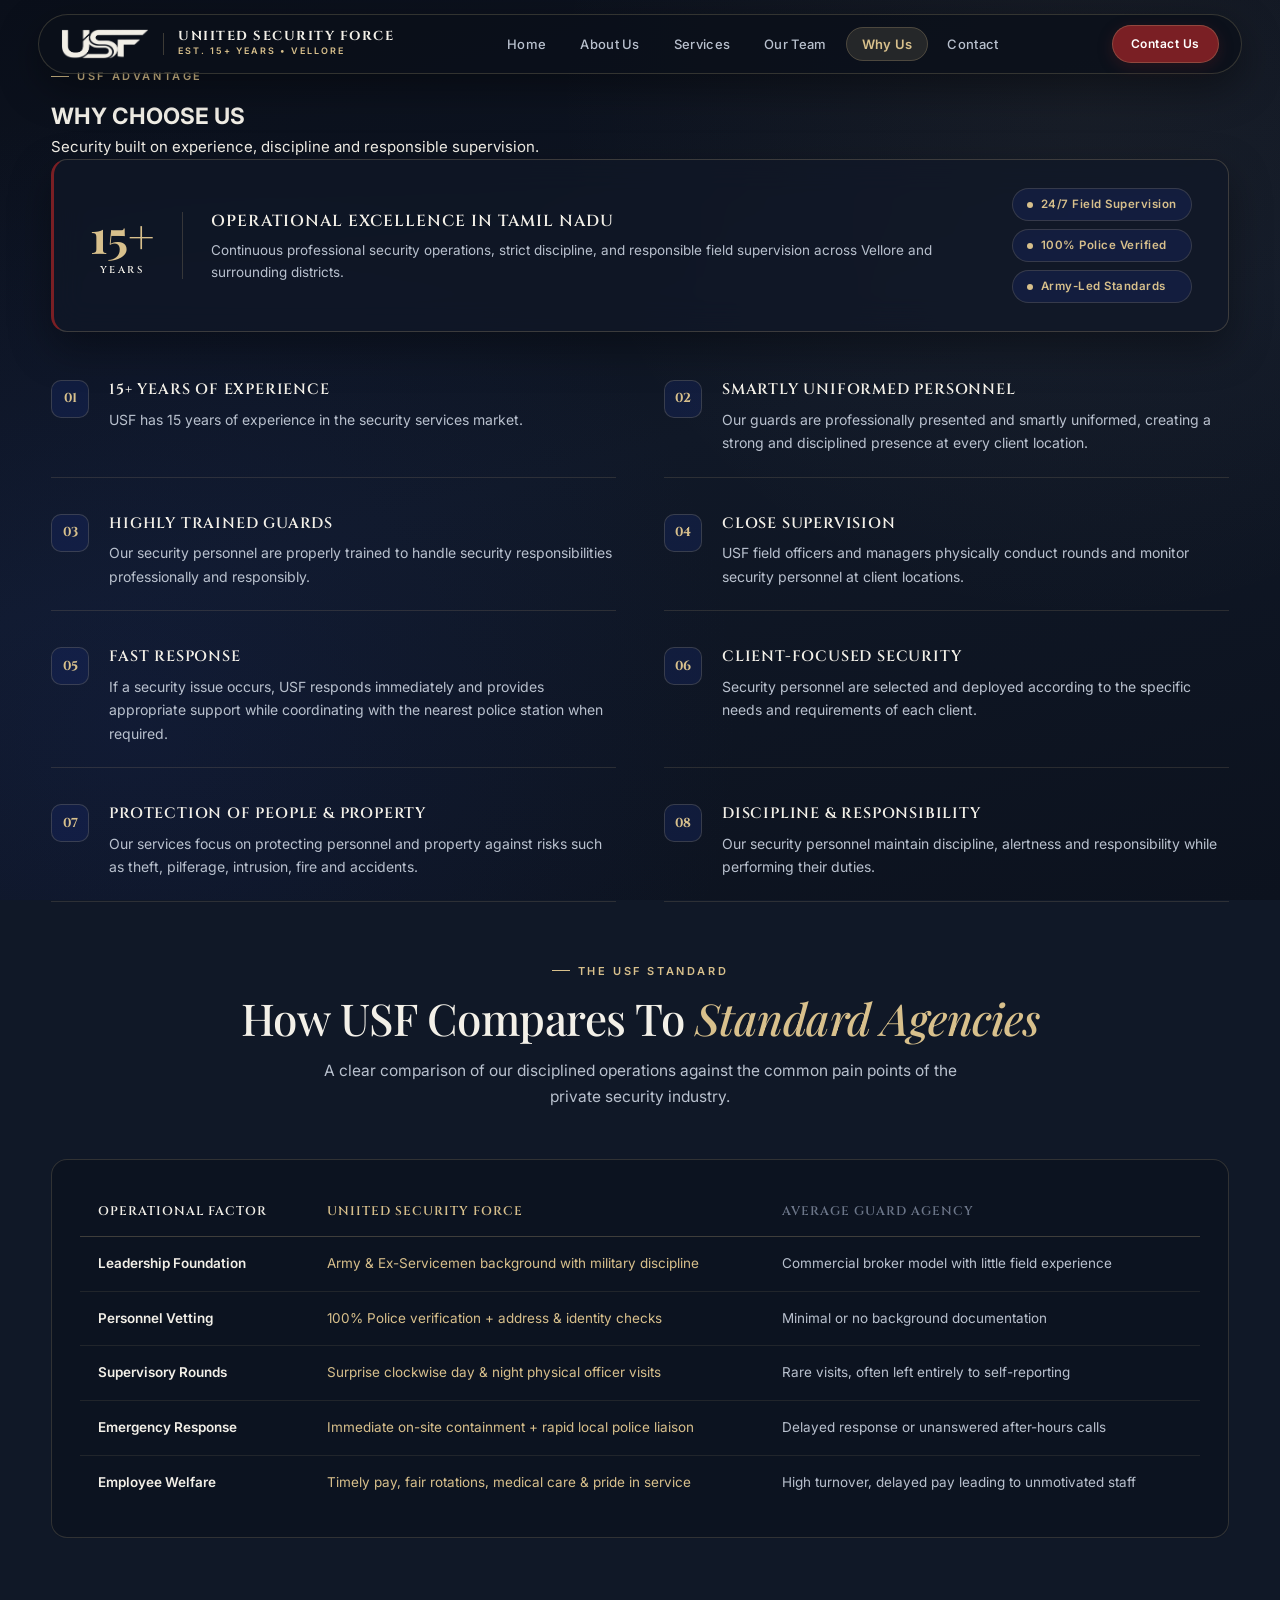
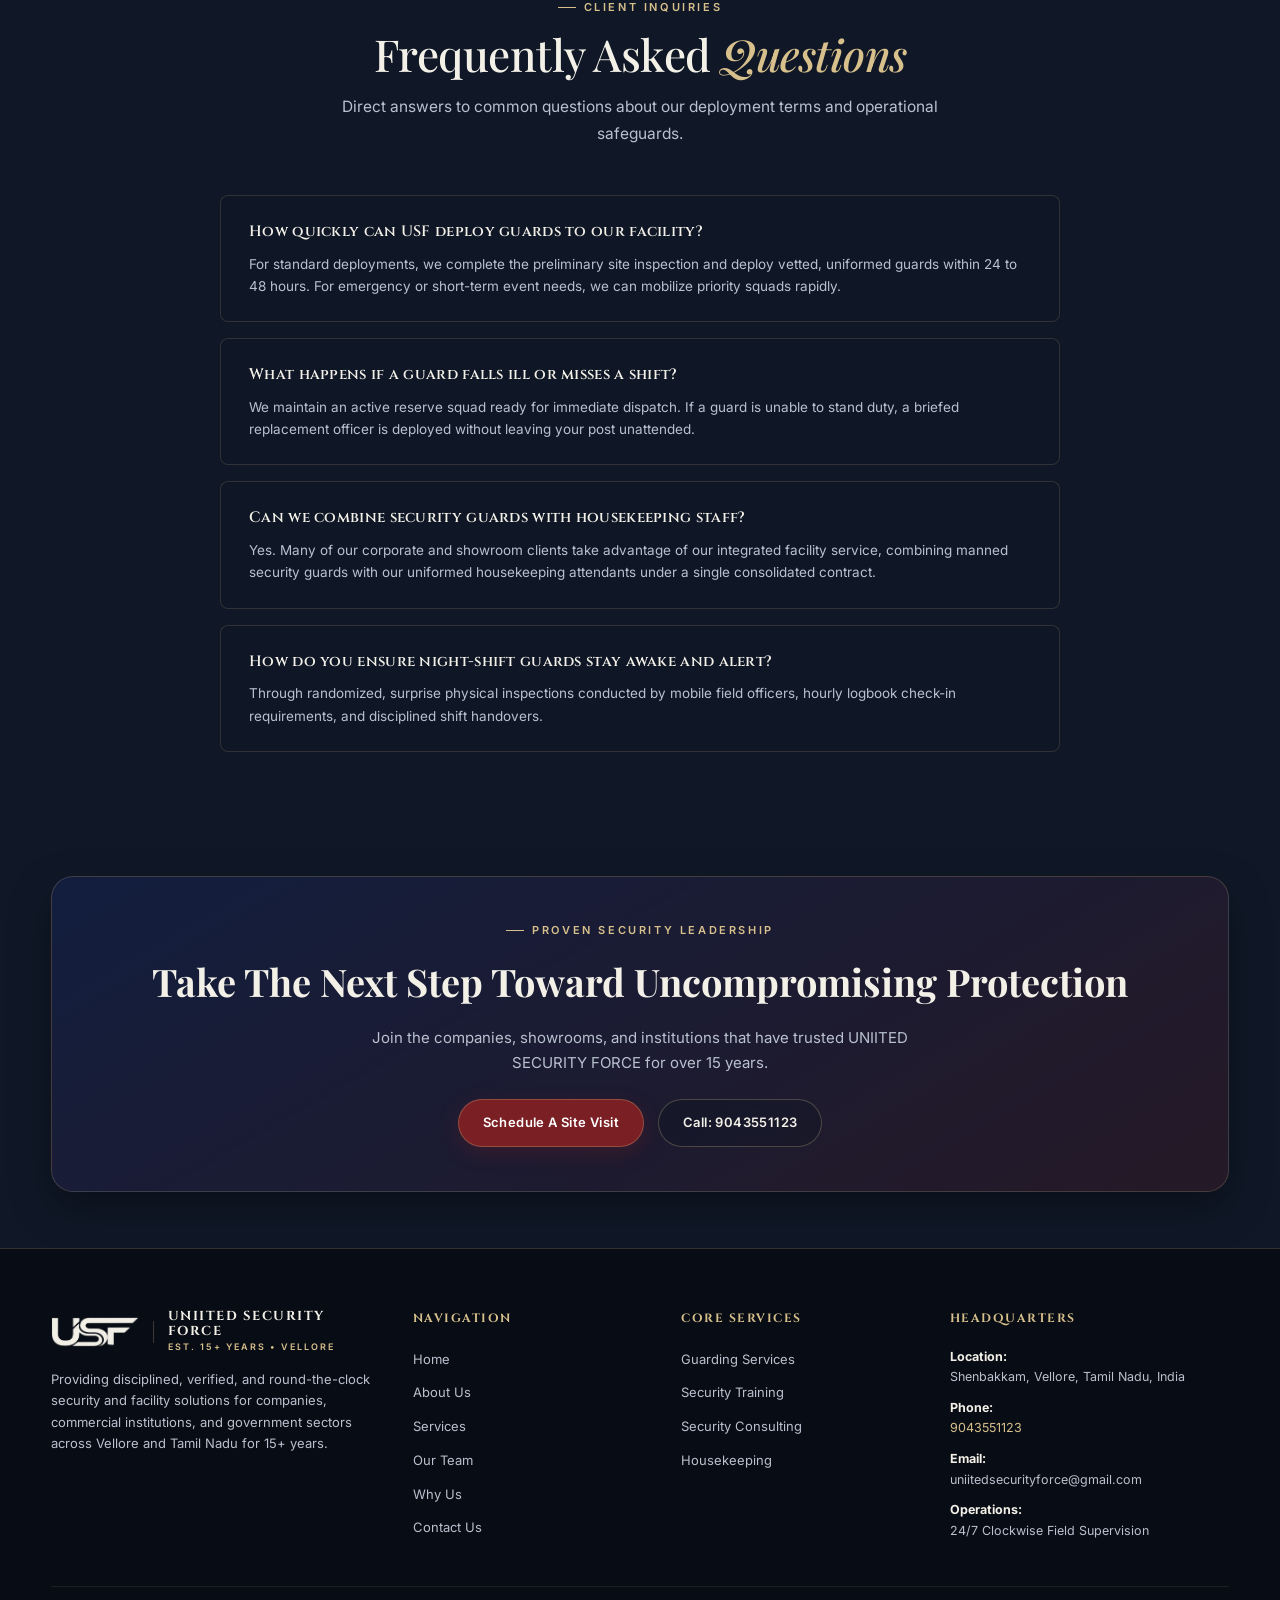
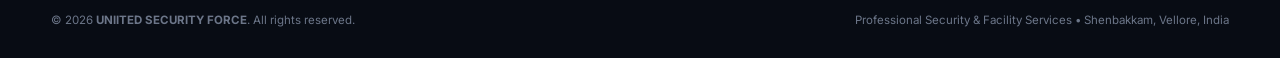
<file: why-us.html>
<!DOCTYPE html>
<html lang="en">
<head>
  <meta charset="UTF-8">
  <meta name="viewport" content="width=device-width, initial-scale=1.0">
  <title>Why Choose Us | UNIITED SECURITY FORCE — Professional Security Services</title>
  <meta name="description" content="Why Choose UNIITED SECURITY FORCE: 15+ years of experience, smartly uniformed personnel, highly trained guards, close supervision, and rapid response in Shenbakkam, Vellore.">
  <link rel="icon" type="image/png" href="assets/logo-secondary.png">
  <link rel="stylesheet" href="css/style.css">
</head>
<body>

  <!-- Header Navigation -->
  <header class="site-header">
    <div class="nav-glass-bar">
      <a href="index.html" class="brand-link">
        <div class="brand-emblem">
          <img src="assets/usf-short-logo-light.png" alt="USF Logo">
        </div>
        <div class="brand-divider"></div>
        <div class="brand-text">
          <span class="brand-name">UNIITED SECURITY FORCE</span>
          <span class="brand-sub">EST. 15+ YEARS • VELLORE</span>
        </div>
      </a>

      <nav>
        <ul class="nav-menu">
          <li><a href="index.html" class="nav-link">Home</a></li>
          <li><a href="about.html" class="nav-link">About Us</a></li>
          <li><a href="services.html" class="nav-link">Services</a></li>
          <li><a href="team.html" class="nav-link">Our Team</a></li>
          <li><a href="why-us.html" class="nav-link active">Why Us</a></li>
          <li><a href="contact.html" class="nav-link">Contact</a></li>
        </ul>
      </nav>

      <div class="nav-actions">
        <a href="contact.html" class="btn-nav-cta">Contact Us</a>
        <button class="nav-toggle-btn" aria-label="Toggle navigation menu" aria-expanded="false">☰</button>
      </div>

      <div class="mobile-nav-drawer">
        <a href="index.html" class="nav-link">Home</a>
        <a href="about.html" class="nav-link">About Us</a>
        <a href="services.html" class="nav-link">Services</a>
        <a href="team.html" class="nav-link">Our Team</a>
        <a href="why-us.html" class="nav-link active">Why Us</a>
        <a href="contact.html" class="nav-link">Contact</a>
        <a href="contact.html" class="btn-nav-cta">Contact Us</a>
      </div>
    </div>
  </header>

  <main>
    <!-- Hero Section -->
    <section class="page-hero">
      <div class="container">
        <div class="page-hero-header">
          <div class="eyebrow">USF Advantage</div>
          <h1>WHY CHOOSE US</h1>
          <p>
            Security built on experience, discipline and responsible supervision.
          </p>
        </div>
      </div>
    </section>

    <!-- Main Content Section (Photo-Free Editorial Layout) -->
    <section class="content-section" style="padding-top: 0;">
      <div class="container">
        
        <!-- Refined 15+ Years Credibility Element (Decent Size, Zero Photos) -->
        <div class="why-credibility-panel">
          <div class="why-cred-main">
            <div class="why-cred-stat">
              <span class="why-cred-number">15+</span>
              <span class="why-cred-unit">YEARS</span>
            </div>
            <div class="why-cred-text">
              <h3>Operational Excellence in Tamil Nadu</h3>
              <p>Continuous professional security operations, strict discipline, and responsible field supervision across Vellore and surrounding districts.</p>
            </div>
          </div>
          <div class="why-cred-badges">
            <div class="why-cred-pill">
              <span class="pill-dot"></span>
              <span>24/7 Field Supervision</span>
            </div>
            <div class="why-cred-pill">
              <span class="pill-dot"></span>
              <span>100% Police Verified</span>
            </div>
            <div class="why-cred-pill">
              <span class="pill-dot"></span>
              <span>Army-Led Standards</span>
            </div>
          </div>
        </div>

        <!-- Structured Information Sections (8 Core Strengths) -->
        <div class="why-structured-list">
          
          <!-- Strength 1 -->
          <div class="why-structured-item">
            <div class="why-item-num">01</div>
            <div class="why-item-content">
              <h3>15+ Years of Experience</h3>
              <p>USF has 15 years of experience in the security services market.</p>
            </div>
          </div>

          <!-- Strength 2 -->
          <div class="why-structured-item">
            <div class="why-item-num">02</div>
            <div class="why-item-content">
              <h3>Smartly Uniformed Personnel</h3>
              <p>Our guards are professionally presented and smartly uniformed, creating a strong and disciplined presence at every client location.</p>
            </div>
          </div>

          <!-- Strength 3 -->
          <div class="why-structured-item">
            <div class="why-item-num">03</div>
            <div class="why-item-content">
              <h3>Highly Trained Guards</h3>
              <p>Our security personnel are properly trained to handle security responsibilities professionally and responsibly.</p>
            </div>
          </div>

          <!-- Strength 4 -->
          <div class="why-structured-item">
            <div class="why-item-num">04</div>
            <div class="why-item-content">
              <h3>Close Supervision</h3>
              <p>USF field officers and managers physically conduct rounds and monitor security personnel at client locations.</p>
            </div>
          </div>

          <!-- Strength 5 -->
          <div class="why-structured-item">
            <div class="why-item-num">05</div>
            <div class="why-item-content">
              <h3>Fast Response</h3>
              <p>If a security issue occurs, USF responds immediately and provides appropriate support while coordinating with the nearest police station when required.</p>
            </div>
          </div>

          <!-- Strength 6 -->
          <div class="why-structured-item">
            <div class="why-item-num">06</div>
            <div class="why-item-content">
              <h3>Client-Focused Security</h3>
              <p>Security personnel are selected and deployed according to the specific needs and requirements of each client.</p>
            </div>
          </div>

          <!-- Strength 7 -->
          <div class="why-structured-item">
            <div class="why-item-num">07</div>
            <div class="why-item-content">
              <h3>Protection of People &amp; Property</h3>
              <p>Our services focus on protecting personnel and property against risks such as theft, pilferage, intrusion, fire and accidents.</p>
            </div>
          </div>

          <!-- Strength 8 -->
          <div class="why-structured-item">
            <div class="why-item-num">08</div>
            <div class="why-item-content">
              <h3>Discipline &amp; Responsibility</h3>
              <p>Our security personnel maintain discipline, alertness and responsibility while performing their duties.</p>
            </div>
          </div>

        </div>

        <!-- Operational Comparison Table -->
        <div class="why-comparison-section">
          <div class="section-header-centered">
            <div class="eyebrow">The USF Standard</div>
            <h2 class="section-title">How USF Compares To <span>Standard Agencies</span></h2>
            <p class="section-desc">
              A clear comparison of our disciplined operations against the common pain points of the private security industry.
            </p>
          </div>

          <div class="why-comparison-box">
            <table class="why-table">
              <thead>
                <tr style="border-bottom: 1px solid var(--champagne-border); text-align: left;">
                  <th style="color: var(--ivory);">Operational Factor</th>
                  <th style="color: var(--champagne);">UNIITED SECURITY FORCE</th>
                  <th style="color: var(--slate-dark);">Average Guard Agency</th>
                </tr>
              </thead>
              <tbody>
                <tr>
                  <td style="font-weight: 600; color: var(--ivory);">Leadership Foundation</td>
                  <td style="color: var(--champagne);">Army &amp; Ex-Servicemen background with military discipline</td>
                  <td style="color: var(--slate);">Commercial broker model with little field experience</td>
                </tr>
                <tr>
                  <td style="font-weight: 600; color: var(--ivory);">Personnel Vetting</td>
                  <td style="color: var(--champagne);">100% Police verification + address &amp; identity checks</td>
                  <td style="color: var(--slate);">Minimal or no background documentation</td>
                </tr>
                <tr>
                  <td style="font-weight: 600; color: var(--ivory);">Supervisory Rounds</td>
                  <td style="color: var(--champagne);">Surprise clockwise day &amp; night physical officer visits</td>
                  <td style="color: var(--slate);">Rare visits, often left entirely to self-reporting</td>
                </tr>
                <tr>
                  <td style="font-weight: 600; color: var(--ivory);">Emergency Response</td>
                  <td style="color: var(--champagne);">Immediate on-site containment + rapid local police liaison</td>
                  <td style="color: var(--slate);">Delayed response or unanswered after-hours calls</td>
                </tr>
                <tr>
                  <td style="font-weight: 600; color: var(--ivory);">Employee Welfare</td>
                  <td style="color: var(--champagne);">Timely pay, fair rotations, medical care &amp; pride in service</td>
                  <td style="color: var(--slate);">High turnover, delayed pay leading to unmotivated staff</td>
                </tr>
              </tbody>
            </table>
          </div>
        </div>

        <!-- Frequently Asked Questions -->
        <div class="why-faq-section">
          <div class="section-header-centered">
            <div class="eyebrow">Client Inquiries</div>
            <h2 class="section-title">Frequently Asked <span>Questions</span></h2>
            <p class="section-desc">
              Direct answers to common questions about our deployment terms and operational safeguards.
            </p>
          </div>

          <div class="why-faq-list">
            <div class="why-faq-card">
              <h4>How quickly can USF deploy guards to our facility?</h4>
              <p>For standard deployments, we complete the preliminary site inspection and deploy vetted, uniformed guards within 24 to 48 hours. For emergency or short-term event needs, we can mobilize priority squads rapidly.</p>
            </div>
            <div class="why-faq-card">
              <h4>What happens if a guard falls ill or misses a shift?</h4>
              <p>We maintain an active reserve squad ready for immediate dispatch. If a guard is unable to stand duty, a briefed replacement officer is deployed without leaving your post unattended.</p>
            </div>
            <div class="why-faq-card">
              <h4>Can we combine security guards with housekeeping staff?</h4>
              <p>Yes. Many of our corporate and showroom clients take advantage of our integrated facility service, combining manned security guards with our uniformed housekeeping attendants under a single consolidated contract.</p>
            </div>
            <div class="why-faq-card">
              <h4>How do you ensure night-shift guards stay awake and alert?</h4>
              <p>Through randomized, surprise physical inspections conducted by mobile field officers, hourly logbook check-in requirements, and disciplined shift handovers.</p>
            </div>
          </div>
        </div>

      </div>
    </section>

    <!-- CTA Banner -->
    <section class="cta-banner">
      <div class="container">
        <div class="cta-box">
          <div class="eyebrow">Proven Security Leadership</div>
          <h3>Take The Next Step Toward Uncompromising Protection</h3>
          <p>
            Join the companies, showrooms, and institutions that have trusted UNIITED SECURITY FORCE for over 15 years.
          </p>
          <div style="display: flex; gap: 14px; flex-wrap: wrap; justify-content: center;">
            <a href="contact.html" class="btn btn-burgundy">Schedule A Site Visit</a>
            <a href="tel:9043551123" class="btn btn-glass-secondary">Call: 9043551123</a>
          </div>
        </div>
      </div>
    </section>
  </main>

  <!-- Global Footer -->
  <footer class="site-footer">
    <div class="container">
      <div class="footer-top">
        <div class="footer-brand">
          <a href="index.html" class="brand-link" style="margin-bottom: 12px;">
            <div class="brand-emblem">
              <img src="assets/usf-short-logo-light.png" alt="USF Logo">
            </div>
            <div class="brand-divider"></div>
            <div class="brand-text">
              <span class="brand-name">UNIITED SECURITY FORCE</span>
              <span class="brand-sub">EST. 15+ YEARS • VELLORE</span>
            </div>
          </a>
          <p>
            Providing disciplined, verified, and round-the-clock security and facility solutions for companies, commercial institutions, and government sectors across Vellore and Tamil Nadu for 15+ years.
          </p>
        </div>

        <div class="footer-col">
          <h5>Navigation</h5>
          <ul class="footer-links">
            <li><a href="index.html">Home</a></li>
            <li><a href="about.html">About Us</a></li>
            <li><a href="services.html">Services</a></li>
            <li><a href="team.html">Our Team</a></li>
            <li><a href="why-us.html">Why Us</a></li>
            <li><a href="contact.html">Contact Us</a></li>
          </ul>
        </div>

        <div class="footer-col">
          <h5>Core Services</h5>
          <ul class="footer-links">
            <li><a href="services.html">Guarding Services</a></li>
            <li><a href="services.html">Security Training</a></li>
            <li><a href="services.html">Security Consulting</a></li>
            <li><a href="services.html">Housekeeping</a></li>
          </ul>
        </div>

        <div class="footer-col">
          <h5>Headquarters</h5>
          <ul class="footer-contact-list">
            <li><strong>Location:</strong> Shenbakkam, Vellore, Tamil Nadu, India</li>
            <li><strong>Phone:</strong> <a href="tel:9043551123" style="color: var(--champagne);">9043551123</a></li>
            <li><strong>Email:</strong> <a href="mailto:uniitedsecurityforce@gmail.com" style="color: var(--slate);">uniitedsecurityforce@gmail.com</a></li>
            <li><strong>Operations:</strong> 24/7 Clockwise Field Supervision</li>
          </ul>
        </div>
      </div>

      <div class="footer-bottom">
        <div>© 2026 <strong>UNIITED SECURITY FORCE</strong>. All rights reserved.</div>
        <div>Professional Security &amp; Facility Services • Shenbakkam, Vellore, India</div>
      </div>
    </div>
  </footer>

  <script src="js/script.js"></script>
</body>
</html>
</file>
<file: css/style.css>
/* ============================================================
   UNIITED SECURITY FORCE — Official Premium Design System
   Palette: Obsidian (#101827), Deep Navy (#182A6A),
            Elegant Burgundy (#7A1F24), Champagne (#D8C08C),
            Ivory (#F3F0E8), White (#FFFFFF), Slate (#B9C1CE)
   Principles: Restraint, High-end Corporate Sophistication,
               Zero Visual Clutter, Military Discipline & Duty.
   Strictly: UNIITED SECURITY FORCE (Double 'II')
   ============================================================ */

@import url('https://fonts.googleapis.com/css2?family=Cinzel:wght@500;600;700&family=Inter:wght@300;400;500;600;700&family=Playfair+Display:ital,wght@0,500;0,600;0,700;1,400&display=swap');

:root {
  /* Color Palette */
  --bg-obsidian: #101827;
  --bg-obsidian-deep: #0A0F1A;
  --navy-deep: #182A6A;
  --burgundy: #7A1F24;
  --burgundy-hover: #8F252B;
  --champagne: #D8C08C;
  --champagne-light: #EFE4CC;
  --champagne-border: rgba(216, 192, 140, 0.20);
  --champagne-border-hover: rgba(216, 192, 140, 0.40);
  --ivory: #F3F0E8;
  --white: #FFFFFF;
  --slate: #B9C1CE;
  --slate-dark: #6C7689;

  /* Restrained Glassmorphism Tokens */
  --glass-nav: rgba(10, 15, 26, 0.80);
  --glass-card: rgba(16, 24, 39, 0.55);
  --glass-card-border: rgba(216, 192, 140, 0.18);
  --glass-shadow: 0 16px 40px rgba(0, 0, 0, 0.35);
  --glass-shadow-lg: 0 24px 60px rgba(0, 0, 0, 0.50);

  /* Typography */
  --font-serif: 'Cinzel', 'Playfair Display', Georgia, serif;
  --font-display: 'Playfair Display', Georgia, serif;
  --font-sans: 'Inter', -apple-system, BlinkMacSystemFont, 'Segoe UI', Roboto, sans-serif;

  /* Layout */
  --container-width: 1220px;
  --radius-sm: 8px;
  --radius-md: 16px;
  --radius-lg: 22px;
  --radius-pill: 9999px;

  /* Subtle Transitions */
  --transition: all 0.28s cubic-bezier(0.16, 1, 0.3, 1);
}

/* ------------------------------------------------------------
   Global Resets & Base Styles
   ------------------------------------------------------------ */
*, *::before, *::after {
  box-sizing: border-box;
  margin: 0;
  padding: 0;
}

html {
  scroll-behavior: smooth;
  color-scheme: dark;
}

body {
  background-color: var(--bg-obsidian);
  background-image: 
    radial-gradient(circle at 85% 10%, rgba(216, 192, 140, 0.05) 0%, transparent 40%),
    radial-gradient(circle at 10% 80%, rgba(24, 42, 106, 0.22) 0%, transparent 45%),
    linear-gradient(165deg, #0A0F1A 0%, #101827 50%, #0C121E 100%);
  background-attachment: fixed;
  color: var(--ivory);
  font-family: var(--font-sans);
  font-size: 15px;
  line-height: 1.65;
  min-height: 100vh;
  overflow-x: hidden;
  -webkit-font-smoothing: antialiased;
  -moz-osx-font-smoothing: grayscale;
}

a {
  color: inherit;
  text-decoration: none;
  transition: var(--transition);
}

img {
  max-width: 100%;
  height: auto;
  display: block;
}

button, input, textarea, select {
  font-family: inherit;
  font-size: inherit;
}

.container {
  width: min(var(--container-width), 92%);
  margin-left: auto;
  margin-right: auto;
  position: relative;
  z-index: 2;
}

/* ------------------------------------------------------------
   Header & Floating Glass Navbar
   ------------------------------------------------------------ */
.site-header {
  position: sticky;
  top: 14px;
  z-index: 100;
  width: min(var(--container-width), 94%);
  margin: 0 auto;
  padding: 0;
  animation: navFadeDown 0.6s ease forwards;
}

@keyframes navFadeDown {
  from { opacity: 0; transform: translateY(-12px); }
  to { opacity: 1; transform: translateY(0); }
}

.nav-glass-bar {
  display: flex;
  align-items: center;
  justify-content: space-between;
  padding: 10px 22px;
  background: var(--glass-nav);
  backdrop-filter: blur(20px) saturate(150%);
  -webkit-backdrop-filter: blur(20px) saturate(150%);
  border: 1px solid var(--champagne-border);
  border-radius: var(--radius-pill);
  box-shadow: 0 14px 40px rgba(0, 0, 0, 0.38);
  transition: var(--transition);
}

.site-header.scrolled .nav-glass-bar {
  background: rgba(8, 12, 22, 0.92);
  border-color: rgba(216, 192, 140, 0.30);
  box-shadow: 0 18px 50px rgba(0, 0, 0, 0.50);
}

/* Brand Logo */
.brand-link {
  display: flex;
  align-items: center;
  gap: 12px;
}

.brand-emblem {
  height: 36px;
  width: auto;
  display: flex;
  align-items: center;
  justify-content: center;
  background: transparent;
  padding: 0;
}

.brand-emblem img {
  height: 30px;
  width: auto;
  max-width: 95px;
  object-fit: contain;
  display: block;
}

.brand-divider {
  width: 1px;
  height: 22px;
  background: rgba(216, 192, 140, 0.25);
  margin: 0 2px;
}


.brand-text {
  display: flex;
  flex-direction: column;
}

.brand-name {
  font-family: var(--font-serif);
  font-size: 13px;
  font-weight: 700;
  letter-spacing: 1.5px;
  color: var(--ivory);
  line-height: 1.2;
}

.brand-sub {
  font-size: 9px;
  letter-spacing: 2px;
  text-transform: uppercase;
  color: var(--champagne);
  font-weight: 600;
}

/* Nav Menu */
.nav-menu {
  display: flex;
  align-items: center;
  gap: 4px;
  list-style: none;
}

.nav-link {
  padding: 8px 15px;
  border-radius: var(--radius-pill);
  font-size: 13px;
  font-weight: 500;
  color: var(--slate);
  letter-spacing: 0.3px;
  transition: var(--transition);
}

.nav-link:hover {
  color: var(--ivory);
  background: rgba(216, 192, 140, 0.08);
}

.nav-link.active {
  color: var(--champagne);
  background: rgba(216, 192, 140, 0.12);
  border: 1px solid rgba(216, 192, 140, 0.22);
  font-weight: 600;
}

/* Nav Actions */
.nav-actions {
  display: flex;
  align-items: center;
  gap: 12px;
}

.btn-nav-cta {
  padding: 8px 18px;
  background: var(--burgundy);
  color: var(--white);
  font-weight: 600;
  font-size: 12px;
  letter-spacing: 0.5px;
  border-radius: var(--radius-pill);
  border: 1px solid rgba(216, 192, 140, 0.25);
  box-shadow: 0 4px 15px rgba(122, 31, 36, 0.25);
  transition: var(--transition);
  cursor: pointer;
  white-space: nowrap;
}

.btn-nav-cta:hover {
  background: var(--burgundy-hover);
  border-color: var(--champagne);
  transform: translateY(-1px);
}

/* View Mode Pill */
.view-mode-pill {
  display: inline-flex;
  align-items: center;
  gap: 3px;
  background: rgba(12, 18, 30, 0.85);
  border: 1px solid rgba(216, 192, 140, 0.22);
  border-radius: var(--radius-pill);
  padding: 3px;
}

.view-mode-btn {
  background: transparent;
  border: none;
  color: var(--slate);
  padding: 4px 10px;
  border-radius: var(--radius-pill);
  cursor: pointer;
  font-size: 10.5px;
  font-weight: 600;
  transition: var(--transition);
}

.view-mode-btn.active {
  background: var(--champagne);
  color: #0A0F1A;
  font-weight: 700;
}

/* Mobile Toggle */
.nav-toggle-btn {
  display: none;
  background: transparent;
  border: 1px solid var(--champagne-border);
  border-radius: 10px;
  color: var(--champagne);
  width: 38px;
  height: 38px;
  cursor: pointer;
  align-items: center;
  justify-content: center;
  font-size: 18px;
}

.mobile-nav-drawer {
  display: none;
  position: absolute;
  top: calc(100% + 10px);
  left: 0;
  right: 0;
  background: rgba(10, 15, 26, 0.96);
  backdrop-filter: blur(24px);
  -webkit-backdrop-filter: blur(24px);
  border: 1px solid var(--champagne-border);
  border-radius: 18px;
  padding: 18px;
  box-shadow: var(--glass-shadow-lg);
  flex-direction: column;
  gap: 6px;
  opacity: 0;
  transform: translateY(-8px);
  pointer-events: none;
  transition: opacity 0.3s ease, transform 0.3s ease;
}

.mobile-nav-drawer.open {
  display: flex;
  opacity: 1;
  transform: translateY(0);
  pointer-events: auto;
}

.mobile-nav-drawer .nav-link {
  padding: 11px 16px;
  font-size: 14px;
  border-radius: 10px;
}

/* ------------------------------------------------------------
   Common Typography & Utility Elements
   ------------------------------------------------------------ */
.eyebrow {
  display: inline-flex;
  align-items: center;
  gap: 8px;
  font-size: 11px;
  letter-spacing: 2.6px;
  text-transform: uppercase;
  color: var(--champagne);
  font-weight: 600;
  margin-bottom: 12px;
}

.eyebrow::before {
  content: "";
  display: inline-block;
  width: 18px;
  height: 1px;
  background: var(--champagne);
}

.section-title {
  font-family: var(--font-display);
  font-size: clamp(30px, 3.8vw, 44px);
  font-weight: 500;
  color: var(--ivory);
  line-height: 1.18;
  letter-spacing: -0.5px;
  margin-bottom: 14px;
}

.section-title span {
  color: var(--champagne);
  font-style: italic;
}

.section-desc {
  color: var(--slate);
  font-size: 15.5px;
  line-height: 1.7;
  max-width: 640px;
}

.section-header-centered {
  text-align: center;
  margin-bottom: 48px;
  display: flex;
  flex-direction: column;
  align-items: center;
}

.section-header-centered .section-desc {
  margin-left: auto;
  margin-right: auto;
}

.section-header-split {
  display: flex;
  align-items: flex-end;
  justify-content: space-between;
  gap: 30px;
  margin-bottom: 44px;
}

/* Restrained Glass Card */
.glass-card {
  background: var(--glass-card);
  border: 1px solid var(--glass-card-border);
  border-radius: var(--radius-lg);
  box-shadow: var(--glass-shadow);
  backdrop-filter: blur(16px);
  -webkit-backdrop-filter: blur(16px);
  position: relative;
  overflow: hidden;
  transition: var(--transition);
}

.glass-card:hover {
  border-color: var(--champagne-border-hover);
  transform: translateY(-3px);
}

/* Buttons */
.btn {
  display: inline-flex;
  align-items: center;
  justify-content: center;
  gap: 8px;
  padding: 12px 24px;
  border-radius: var(--radius-pill);
  font-weight: 600;
  font-size: 13px;
  letter-spacing: 0.4px;
  cursor: pointer;
  transition: var(--transition);
  text-decoration: none;
  border: 1px solid transparent;
}

/* Primary Button: Burgundy #7A1F24 */
.btn-burgundy {
  background: var(--burgundy);
  color: var(--white);
  border: 1px solid rgba(216, 192, 140, 0.28);
  box-shadow: 0 6px 20px rgba(122, 31, 36, 0.30);
}

.btn-burgundy:hover {
  background: var(--burgundy-hover);
  border-color: var(--champagne);
  box-shadow: 0 8px 25px rgba(122, 31, 36, 0.45);
  transform: translateY(-2px);
}

/* Secondary Button: Transparent Glass with Thin Champagne Border */
.btn-glass-secondary {
  background: rgba(16, 24, 39, 0.45);
  color: var(--ivory);
  border: 1px solid rgba(216, 192, 140, 0.28);
  backdrop-filter: blur(12px);
  -webkit-backdrop-filter: blur(12px);
}

.btn-glass-secondary:hover {
  background: rgba(216, 192, 140, 0.08);
  border-color: var(--champagne);
  color: var(--champagne-light);
  transform: translateY(-2px);
}

.btn-outline {
  background: transparent;
  color: var(--ivory);
  border: 1px solid var(--champagne-border);
}

.btn-outline:hover {
  border-color: var(--champagne);
  color: var(--champagne);
  background: rgba(216, 192, 140, 0.06);
  transform: translateY(-2px);
}

/* Content Sections */
.content-section {
  padding: 68px 0;
  position: relative;
}

/* ------------------------------------------------------------
   FULL-BLEED CINEMATIC HERO SECTION
   ------------------------------------------------------------ */
.hero-cinematic {
  position: relative;
  min-height: calc(100vh - 85px);
  display: flex;
  flex-direction: column;
  justify-content: center;
  padding: 50px 0 35px;
  overflow: hidden;
}

/* Full-bleed background with subtle slow zoom */
.hero-cinematic-bg {
  position: absolute;
  inset: 0;
  background-image: 
    linear-gradient(90deg, 
      #101827 0%, 
      rgba(16, 24, 39, 0.95) 30%, 
      rgba(16, 24, 39, 0.65) 52%, 
      rgba(24, 42, 106, 0.15) 75%,
      rgba(16, 24, 39, 0.55) 100%
    ),
    linear-gradient(0deg, 
      #101827 0%, 
      transparent 30%, 
      rgba(16, 24, 39, 0.35) 100%
    ),
    url('../assets/hero-officers.jpg');
  background-size: cover;
  background-position: 62% center;
  background-repeat: no-repeat;
  filter: contrast(1.04) saturate(0.95);
  animation: heroSlowZoom 18s ease-out forwards;
  z-index: 0;
}

@keyframes heroSlowZoom {
  from { transform: scale(1.03); }
  to { transform: scale(1); }
}

/* 3-Zone Hero Grid for Desktop:
   Left: Headline & CTAs
   Center: Completely CLEAR view of the security officers
   Far Right: Refined 15+ card in available negative space */
.hero-grid {
  display: grid;
  grid-template-columns: 1.15fr 0.9fr auto;
  gap: 30px;
  align-items: center;
  position: relative;
  z-index: 2;
  min-height: 480px;
}

/* Hero Left Narrative */
.hero-content {
  max-width: 580px;
  animation: heroFadeUp 0.8s ease 0.2s forwards;
  opacity: 0;
}

@keyframes heroFadeUp {
  from { opacity: 0; transform: translateY(16px); }
  to { opacity: 1; transform: translateY(0); }
}

.hero-kicker {
  display: inline-flex;
  align-items: center;
  gap: 10px;
  font-size: 11px;
  letter-spacing: 2.8px;
  text-transform: uppercase;
  color: var(--champagne);
  font-weight: 600;
  margin-bottom: 20px;
}

.hero-kicker::before {
  content: "";
  width: 28px;
  height: 1px;
  background: var(--champagne);
}

.hero-bullet {
  color: var(--burgundy);
  font-size: 13px;
}

.hero-title {
  font-family: var(--font-display);
  font-size: clamp(44px, 5.8vw, 76px);
  font-weight: 500;
  line-height: 1;
  letter-spacing: -1.5px;
  color: var(--ivory);
  margin-bottom: 20px;
  text-shadow: 0 10px 30px rgba(0, 0, 0, 0.6);
}

.hero-title span {
  color: var(--champagne);
  font-style: italic;
  display: inline-block;
}

.hero-lead {
  font-size: 15.5px;
  line-height: 1.75;
  color: var(--slate);
  margin-bottom: 30px;
  max-width: 520px;
}

.hero-actions {
  display: flex;
  align-items: center;
  gap: 14px;
  flex-wrap: wrap;
  margin-bottom: 32px;
}

.hero-trust-bar {
  display: flex;
  align-items: center;
  gap: 14px;
  padding-top: 20px;
  border-top: 1px solid rgba(216, 192, 140, 0.14);
  font-size: 12px;
  color: var(--slate);
}

.hero-trust-bar strong {
  color: var(--champagne);
  font-family: var(--font-serif);
  font-size: 14px;
  letter-spacing: 0.5px;
}

.hero-trust-divider {
  width: 1px;
  height: 20px;
  background: rgba(216, 192, 140, 0.2);
}

/* Center Spacer to ensure the security officers remain 100% unobstructed */
.hero-center-clear-zone {
  pointer-events: none;
  min-height: 100px;
}

/* ------------------------------------------------------------
   REFINED "15+ YEARS" CARD — ZERO OVERLAP GUARANTEED
   ------------------------------------------------------------ */
.hero-stat-card-refined {
  width: 250px;
  min-height: 260px;
  padding: 24px 22px;
  background: rgba(16, 24, 39, 0.55);
  backdrop-filter: blur(18px);
  -webkit-backdrop-filter: blur(18px);
  border: 1px solid rgba(216, 192, 140, 0.20);
  border-radius: var(--radius-md);
  box-shadow: var(--glass-shadow);
  position: relative;
  overflow: hidden;
  animation: cardFadeIn 0.8s ease 0.4s forwards;
  opacity: 0;
  align-self: center;
}

@keyframes cardFadeIn {
  from { opacity: 0; transform: translateY(12px); }
  to { opacity: 1; transform: translateY(0); }
}

/* Small subtle champagne highlight line at the top */
.hero-stat-card-refined::before {
  content: "";
  position: absolute;
  top: 0;
  left: 20px;
  right: 20px;
  height: 1px;
  background: linear-gradient(90deg, transparent, var(--champagne), transparent);
}

.stat-number-champagne {
  font-family: var(--font-display);
  font-size: 42px;
  font-weight: 600;
  line-height: 1;
  color: var(--champagne);
  margin-bottom: 4px;
}

.stat-title-refined {
  font-family: var(--font-serif);
  font-size: 10.5px;
  letter-spacing: 1.6px;
  text-transform: uppercase;
  color: var(--ivory);
  font-weight: 600;
  line-height: 1.35;
  margin-bottom: 18px;
  padding-bottom: 14px;
  border-bottom: 1px solid rgba(216, 192, 140, 0.14);
}

.stat-items-group {
  display: flex;
  flex-direction: column;
  gap: 14px;
}

.stat-item-row {
  display: flex;
  align-items: center;
  gap: 10px;
  font-size: 12px;
  color: var(--slate);
  line-height: 1.35;
}

.stat-dot-champagne {
  width: 6px;
  height: 6px;
  border-radius: 50%;
  background: var(--champagne);
  flex-shrink: 0;
}

/* Hero Bottom Strip: Service Highlights */
.hero-bottom-strip {
  margin-top: 36px;
  display: grid;
  grid-template-columns: repeat(4, 1fr);
  gap: 14px;
  position: relative;
  z-index: 2;
  animation: stripFadeIn 0.8s ease 0.6s forwards;
  opacity: 0;
}

@keyframes stripFadeIn {
  from { opacity: 0; transform: translateY(10px); }
  to { opacity: 1; transform: translateY(0); }
}

.strip-item {
  padding: 14px 18px;
  background: rgba(12, 18, 30, 0.65);
  border: 1px solid rgba(216, 192, 140, 0.16);
  border-radius: var(--radius-md);
  backdrop-filter: blur(14px);
  -webkit-backdrop-filter: blur(14px);
  display: flex;
  align-items: center;
  gap: 12px;
  transition: var(--transition);
}

.strip-item:hover {
  background: rgba(24, 42, 106, 0.28);
  border-color: rgba(216, 192, 140, 0.35);
  transform: translateY(-2px);
}

.strip-icon {
  width: 32px;
  height: 32px;
  border-radius: 8px;
  background: rgba(216, 192, 140, 0.08);
  border: 1px solid rgba(216, 192, 140, 0.18);
  display: flex;
  align-items: center;
  justify-content: center;
  color: var(--champagne);
  font-size: 14px;
  flex-shrink: 0;
}

.strip-content h4 {
  font-size: 12.5px;
  font-weight: 600;
  color: var(--ivory);
  margin-bottom: 1px;
}

.strip-content p {
  font-size: 11px;
  color: var(--slate);
  line-height: 1.25;
}

/* ------------------------------------------------------------
   SECTORS WE SERVE — LUXURY 10-CARD GRID
   ------------------------------------------------------------ */
.sectors-section {
  padding: 64px 0;
  background: rgba(10, 15, 26, 0.45);
  border-top: 1px solid rgba(216, 192, 140, 0.12);
  border-bottom: 1px solid rgba(216, 192, 140, 0.12);
}

.sectors-grid-10 {
  display: grid;
  grid-template-columns: repeat(5, 1fr);
  gap: 18px;
}

.sector-card {
  padding: 22px 18px;
  background: rgba(14, 22, 36, 0.60);
  border: 1px solid rgba(216, 192, 140, 0.14);
  border-radius: var(--radius-md);
  backdrop-filter: blur(12px);
  -webkit-backdrop-filter: blur(12px);
  display: flex;
  flex-direction: column;
  transition: var(--transition);
}

.sector-card:hover {
  transform: translateY(-3px);
  border-color: rgba(216, 192, 140, 0.35);
  background: rgba(24, 42, 106, 0.25);
}

.sector-card-icon {
  font-size: 20px;
  color: var(--champagne);
  margin-bottom: 12px;
}

.sector-card h4 {
  font-family: var(--font-serif);
  font-size: 13px;
  font-weight: 600;
  color: var(--ivory);
  letter-spacing: 0.5px;
  margin-bottom: 8px;
}

.sector-card p {
  font-size: 12px;
  color: var(--slate);
  line-height: 1.55;
}

/* ------------------------------------------------------------
   VALUE PROPOSITION & EDITORIAL SECTIONS
   ------------------------------------------------------------ */
.vp-editorial-grid {
  display: grid;
  grid-template-columns: repeat(2, 1fr);
  gap: 24px;
}

.vp-editorial-card {
  padding: 32px 28px;
  background: var(--glass-card);
  border: 1px solid var(--glass-card-border);
  border-radius: var(--radius-lg);
  backdrop-filter: blur(16px);
  display: flex;
  flex-direction: column;
  transition: var(--transition);
}

.vp-editorial-card:hover {
  border-color: var(--champagne-border-hover);
  transform: translateY(-3px);
}

.vp-editorial-head {
  display: flex;
  align-items: center;
  justify-content: space-between;
  margin-bottom: 14px;
}

.vp-editorial-num {
  font-family: var(--font-serif);
  font-size: 13px;
  letter-spacing: 2px;
  color: var(--champagne);
  font-weight: 700;
}

.vp-editorial-card h3 {
  font-family: var(--font-display);
  font-size: 20px;
  font-weight: 600;
  color: var(--ivory);
  margin-bottom: 12px;
  line-height: 1.3;
}

.vp-editorial-card p {
  color: var(--slate);
  font-size: 14px;
  line-height: 1.7;
}

.vp-editorial-card p b {
  color: var(--ivory);
}

/* Vision & Mission Cards */
.vm-grid {
  display: grid;
  grid-template-columns: repeat(2, 1fr);
  gap: 26px;
}

.vm-card {
  padding: 38px 32px;
}

.vm-tag {
  font-size: 11px;
  letter-spacing: 2.2px;
  color: var(--champagne);
  font-weight: 600;
  text-transform: uppercase;
  margin-bottom: 16px;
}

.vm-icon-box {
  font-size: 28px;
  color: var(--champagne);
  margin-bottom: 16px;
}

.vm-card h3 {
  font-family: var(--font-display);
  font-size: 22px;
  font-weight: 600;
  color: var(--ivory);
  line-height: 1.35;
  margin-bottom: 12px;
}

.vm-card p {
  color: var(--slate);
  font-size: 14.5px;
  line-height: 1.75;
}

/* ------------------------------------------------------------
   SERVICES PAGE STYLING (4 PRIMARY SERVICES)
   ------------------------------------------------------------ */
.services-full-grid {
  display: grid;
  grid-template-columns: repeat(2, 1fr);
  gap: 28px;
}

.service-card-detailed {
  padding: 34px 30px;
  display: flex;
  flex-direction: column;
}

.service-head {
  display: flex;
  justify-content: space-between;
  align-items: flex-start;
  margin-bottom: 16px;
}

.service-num {
  font-family: var(--font-serif);
  font-size: 12px;
  letter-spacing: 2px;
  color: var(--champagne);
  font-weight: 700;
}

.service-icon-circle {
  width: 44px;
  height: 44px;
  border-radius: 12px;
  background: rgba(24, 42, 106, 0.30);
  border: 1px solid var(--champagne-border);
  display: flex;
  align-items: center;
  justify-content: center;
  color: var(--champagne);
  font-size: 18px;
}

.service-card-detailed h3 {
  font-family: var(--font-display);
  font-size: 22px;
  font-weight: 600;
  color: var(--ivory);
  margin-bottom: 10px;
}

.service-card-detailed p {
  color: var(--slate);
  font-size: 14px;
  line-height: 1.7;
  margin-bottom: 20px;
}

.service-checklist {
  list-style: none;
  margin-top: auto;
  padding-top: 18px;
  border-top: 1px solid rgba(216, 192, 140, 0.12);
  display: flex;
  flex-direction: column;
  gap: 8px;
}

.service-checklist li {
  display: flex;
  align-items: flex-start;
  gap: 10px;
  font-size: 13px;
  color: var(--ivory);
}

.service-checklist li::before {
  content: "✓";
  color: var(--champagne);
  font-weight: 700;
  font-size: 12px;
}

/* ------------------------------------------------------------
   OUR TEAM — LARGE PHOTOGRAPHY & SUBTLE CAPTIONS
   ------------------------------------------------------------ */
.team-gallery-grid {
  display: grid;
  grid-template-columns: repeat(3, 1fr);
  gap: 24px;
}

.team-card {
  overflow: hidden;
  border-radius: var(--radius-lg);
  background: var(--glass-card);
  border: 1px solid var(--glass-card-border);
  transition: var(--transition);
  display: flex;
  flex-direction: column;
}

.team-card:hover {
  transform: translateY(-4px);
  border-color: var(--champagne-border-hover);
  box-shadow: var(--glass-shadow-lg);
}

.team-img-wrap {
  width: 100%;
  height: 290px;
  overflow: hidden;
  position: relative;
  background: #080D16;
}

.team-img-wrap img {
  width: 100%;
  height: 100%;
  object-fit: cover;
  transition: transform 0.5s ease;
}

.team-card:hover .team-img-wrap img {
  transform: scale(1.03);
}

.team-badge-overlay {
  position: absolute;
  bottom: 12px;
  left: 12px;
  background: rgba(10, 15, 26, 0.85);
  backdrop-filter: blur(8px);
  border: 1px solid var(--champagne-border);
  padding: 4px 10px;
  border-radius: var(--radius-pill);
  font-size: 10.5px;
  font-weight: 600;
  color: var(--champagne);
  letter-spacing: 0.5px;
}

.team-info {
  padding: 20px;
  display: flex;
  flex-direction: column;
  flex-grow: 1;
}

.team-role {
  font-size: 10.5px;
  letter-spacing: 1.6px;
  text-transform: uppercase;
  color: var(--champagne);
  font-weight: 600;
  margin-bottom: 4px;
}

.team-info h4 {
  font-family: var(--font-display);
  font-size: 18px;
  font-weight: 600;
  color: var(--ivory);
  margin-bottom: 6px;
}

.team-info p {
  font-size: 12.5px;
  color: var(--slate);
  line-height: 1.55;
}

/* ------------------------------------------------------------
   WHY US — 8 STRATEGIC PILLARS
   ------------------------------------------------------------ */
.why-grid {
  display: grid;
  grid-template-columns: repeat(4, 1fr);
  gap: 20px;
}

.why-card {
  padding: 26px 22px;
  display: flex;
  flex-direction: column;
}

.why-num {
  font-family: var(--font-serif);
  font-size: 24px;
  font-weight: 700;
  color: rgba(216, 192, 140, 0.45);
  margin-bottom: 10px;
  line-height: 1;
}

.why-card h3 {
  font-family: var(--font-serif);
  font-size: 16px;
  font-weight: 600;
  color: var(--ivory);
  line-height: 1.35;
  margin-bottom: 8px;
}

.why-card p {
  color: var(--slate);
  font-size: 13px;
  line-height: 1.6;
}

/* ------------------------------------------------------------
   CONTACT PAGE & FORM
   ------------------------------------------------------------ */
.contact-layout {
  display: grid;
  grid-template-columns: 0.9fr 1.1fr;
  gap: 32px;
}

.contact-info-panel {
  padding: 36px 30px;
  display: flex;
  flex-direction: column;
}

.contact-detail-row {
  display: flex;
  gap: 14px;
  padding: 16px 0;
  border-bottom: 1px solid rgba(216, 192, 140, 0.12);
}

.contact-detail-row:last-child {
  border-bottom: none;
}

.contact-icon-box {
  width: 40px;
  height: 40px;
  border-radius: 10px;
  background: rgba(122, 31, 36, 0.20);
  border: 1px solid rgba(216, 192, 140, 0.20);
  display: flex;
  align-items: center;
  justify-content: center;
  color: var(--champagne);
  font-size: 16px;
  flex-shrink: 0;
}

.contact-detail-content h5 {
  font-size: 11.5px;
  letter-spacing: 1.5px;
  text-transform: uppercase;
  color: var(--champagne);
  font-weight: 600;
  margin-bottom: 3px;
}

.contact-detail-content p, 
.contact-detail-content a {
  color: var(--ivory);
  font-size: 14.5px;
}

.contact-detail-content a:hover {
  color: var(--champagne);
}

.contact-form-panel {
  padding: 36px 32px;
}

.contact-form-panel h3 {
  font-family: var(--font-display);
  font-size: 24px;
  font-weight: 600;
  color: var(--ivory);
  margin-bottom: 6px;
}

.contact-form-panel > p {
  color: var(--slate);
  font-size: 14px;
  margin-bottom: 24px;
}

.form-grid {
  display: grid;
  grid-template-columns: 1fr 1fr;
  gap: 16px;
}

.form-field {
  display: flex;
  flex-direction: column;
  gap: 6px;
}

.form-field.full {
  grid-column: span 2;
}

.form-field label {
  font-size: 11.5px;
  font-weight: 600;
  letter-spacing: 0.4px;
  color: var(--ivory);
}

.form-field input, 
.form-field select, 
.form-field textarea {
  background: rgba(9, 14, 25, 0.65);
  border: 1px solid rgba(216, 192, 140, 0.18);
  border-radius: var(--radius-sm);
  padding: 11px 14px;
  color: var(--ivory);
  font-size: 13.5px;
  transition: var(--transition);
  outline: none;
}

.form-field input:focus, 
.form-field select:focus, 
.form-field textarea:focus {
  border-color: var(--champagne);
  box-shadow: 0 0 0 2px rgba(216, 192, 140, 0.15);
  background: rgba(14, 22, 38, 0.85);
}

.form-field select option {
  background: var(--bg-obsidian);
  color: var(--ivory);
}

.form-field textarea {
  min-height: 100px;
  resize: vertical;
}

.form-submit-row {
  margin-top: 20px;
  display: flex;
  align-items: center;
  justify-content: space-between;
  flex-wrap: wrap;
  gap: 14px;
}

.form-privacy-note {
  font-size: 11px;
  color: var(--slate-dark);
}

.form-feedback-message {
  display: none;
  padding: 14px;
  border-radius: var(--radius-sm);
  background: rgba(46, 139, 87, 0.18);
  border: 1px solid rgba(46, 139, 87, 0.35);
  color: #88DFAB;
  font-size: 13px;
  margin-top: 16px;
}

/* ------------------------------------------------------------
   Call to Action Box
   ------------------------------------------------------------ */
.cta-banner {
  padding: 56px 0;
  position: relative;
}

.cta-box {
  padding: 44px 40px;
  text-align: center;
  background: linear-gradient(150deg, rgba(24, 42, 106, 0.35) 0%, rgba(122, 31, 36, 0.20) 100%);
  border: 1px solid var(--champagne-border);
  border-radius: var(--radius-lg);
  box-shadow: var(--glass-shadow);
  display: flex;
  flex-direction: column;
  align-items: center;
}

.cta-box h3 {
  font-family: var(--font-display);
  font-size: clamp(26px, 3.6vw, 38px);
  color: var(--ivory);
  margin-bottom: 12px;
}

.cta-box p {
  color: var(--slate);
  font-size: 15px;
  max-width: 580px;
  margin-bottom: 24px;
}

/* ------------------------------------------------------------
   Global Footer
   ------------------------------------------------------------ */
.site-footer {
  border-top: 1px solid var(--champagne-border);
  background: rgba(8, 12, 20, 0.95);
  padding: 60px 0 28px;
  position: relative;
  z-index: 2;
}

.footer-top {
  display: grid;
  grid-template-columns: 1.4fr 1fr 1fr 1.2fr;
  gap: 36px;
  margin-bottom: 44px;
}

.footer-brand p {
  color: var(--slate);
  font-size: 13px;
  line-height: 1.65;
  margin-top: 14px;
  max-width: 320px;
}

.footer-col h5 {
  font-family: var(--font-serif);
  font-size: 12px;
  letter-spacing: 1.5px;
  text-transform: uppercase;
  color: var(--champagne);
  margin-bottom: 18px;
}

.footer-links {
  list-style: none;
  display: flex;
  flex-direction: column;
  gap: 9px;
}

.footer-links a {
  color: var(--slate);
  font-size: 13px;
}

.footer-links a:hover {
  color: var(--champagne);
  padding-left: 3px;
}

.footer-contact-list {
  list-style: none;
  display: flex;
  flex-direction: column;
  gap: 10px;
  font-size: 12.5px;
  color: var(--slate);
}

.footer-contact-list li strong {
  color: var(--ivory);
  display: block;
}

.footer-bottom {
  padding-top: 24px;
  border-top: 1px solid rgba(216, 192, 140, 0.1);
  display: flex;
  align-items: center;
  justify-content: space-between;
  font-size: 11.5px;
  color: var(--slate-dark);
  flex-wrap: wrap;
  gap: 12px;
}

/* ------------------------------------------------------------
   Page View Switching & Unified All-in-One Preview
   ------------------------------------------------------------ */
.page-view {
  display: none;
  animation: pageFadeIn 0.35s ease forwards;
}

.page-view.active {
  display: block;
}

body.view-all-mode .page-view {
  display: block !important;
  border-bottom: 1px solid rgba(216, 192, 140, 0.15);
  padding-bottom: 50px;
  margin-bottom: 50px;
}

@keyframes pageFadeIn {
  from { opacity: 0; transform: translateY(6px); }
  to { opacity: 1; transform: translateY(0); }
}

/* ------------------------------------------------------------
   RESPONSIVE LAYOUT & VIEWPORT ADAPTATION
   ------------------------------------------------------------ */
@media (max-width: 1280px) {
  .hero-grid {
    grid-template-columns: 1.2fr 0.8fr auto;
    gap: 20px;
  }
  .hero-stat-card-refined {
    width: 230px;
    padding: 20px 18px;
  }
  .sectors-grid-10 {
    grid-template-columns: repeat(4, 1fr);
  }
}

@media (max-width: 1080px) {
  .hero-grid {
    grid-template-columns: 1.2fr 1fr;
  }
  /* On 1080px and below, reposition the 15+ card into the left column below CTAs,
     leaving the center/right view of the officers completely unobstructed! */
  .hero-center-clear-zone {
    display: none;
  }
  .hero-stat-card-refined {
    grid-column: 1 / -1;
    width: min(340px, 100%);
    margin-top: 10px;
    align-self: flex-start;
  }
  .sectors-grid-10 {
    grid-template-columns: repeat(3, 1fr);
  }
  .hero-bottom-strip {
    grid-template-columns: repeat(2, 1fr);
  }
  .why-grid {
    grid-template-columns: repeat(2, 1fr);
  }
  .team-gallery-grid {
    grid-template-columns: repeat(2, 1fr);
  }
  .footer-top {
    grid-template-columns: 1fr 1fr;
  }
}

@media (max-width: 860px) {
  .nav-menu {
    display: none;
  }
  .nav-toggle-btn {
    display: flex;
  }
  .hero-grid {
    grid-template-columns: 1fr;
  }
  .hero-cinematic-bg {
    background-position: 70% center;
  }
  .sectors-grid-10 {
    grid-template-columns: repeat(2, 1fr);
  }
  .vm-grid, .vp-editorial-grid, .services-full-grid, .contact-layout {
    grid-template-columns: 1fr;
  }
  .form-grid {
    grid-template-columns: 1fr;
  }
  .form-field.full {
    grid-column: span 1;
  }
  .section-header-split {
    flex-direction: column;
    align-items: flex-start;
  }
}

@media (max-width: 600px) {
  .hero-cinematic {
    padding-top: 30px;
  }
  .hero-title {
    font-size: 40px;
  }
  .hero-stat-card-refined {
    width: 100%;
  }
  .sectors-grid-10 {
    grid-template-columns: 1fr;
  }
  .hero-bottom-strip {
    grid-template-columns: 1fr;
  }
  .why-grid {
    grid-template-columns: 1fr;
  }
  .team-gallery-grid {
    grid-template-columns: 1fr;
  }
  .footer-top {
    grid-template-columns: 1fr;
  }
  .brand-name {
    font-size: 11px;
  }
  .brand-sub {
    font-size: 8px;
  }
}

/* ------------------------------------------------------------
   RESTORED WHY US PAGE — ZERO PHOTOS & REFINED CREDIBILITY
   ------------------------------------------------------------ */
.why-credibility-panel {
  display: flex;
  align-items: center;
  justify-content: space-between;
  gap: 32px;
  padding: 28px 36px;
  background: rgba(16, 24, 39, 0.70);
  backdrop-filter: blur(16px);
  -webkit-backdrop-filter: blur(16px);
  border: 1px solid rgba(216, 192, 140, 0.22);
  border-left: 3px solid var(--burgundy);
  border-radius: var(--radius-md);
  box-shadow: var(--glass-shadow);
  margin-bottom: 48px;
}

.why-cred-main {
  display: flex;
  align-items: center;
  gap: 28px;
  flex: 1;
}

.why-cred-stat {
  display: flex;
  flex-direction: column;
  align-items: center;
  justify-content: center;
  padding-right: 28px;
  border-right: 1px solid rgba(216, 192, 140, 0.20);
  flex-shrink: 0;
}

.why-cred-number {
  font-family: var(--font-display);
  font-size: 46px;
  font-weight: 700;
  color: var(--champagne);
  line-height: 1;
}

.why-cred-unit {
  font-family: var(--font-serif);
  font-size: 10px;
  font-weight: 600;
  letter-spacing: 2.5px;
  color: var(--ivory);
  margin-top: 4px;
}

.why-cred-text h3 {
  font-family: var(--font-serif);
  font-size: 16px;
  font-weight: 600;
  letter-spacing: 1px;
  text-transform: uppercase;
  color: var(--ivory);
  margin-bottom: 6px;
}

.why-cred-text p {
  font-size: 13.5px;
  color: var(--slate);
  line-height: 1.6;
  margin: 0;
}

.why-cred-badges {
  display: flex;
  flex-direction: column;
  gap: 8px;
  flex-shrink: 0;
}

.why-cred-pill {
  display: inline-flex;
  align-items: center;
  gap: 8px;
  font-size: 11.5px;
  font-weight: 600;
  letter-spacing: 0.5px;
  color: var(--champagne);
  background: rgba(24, 42, 106, 0.35);
  border: 1px solid rgba(216, 192, 140, 0.18);
  padding: 6px 14px;
  border-radius: var(--radius-pill);
  white-space: nowrap;
}

.why-cred-pill .pill-dot {
  width: 6px;
  height: 6px;
  border-radius: 50%;
  background: var(--champagne);
}

/* Structured Information Rows (Editorial) */
.why-structured-list {
  display: grid;
  grid-template-columns: 1fr 1fr;
  gap: 36px 48px;
  margin-bottom: 48px;
}

.why-structured-item {
  display: flex;
  gap: 20px;
  padding-bottom: 22px;
  border-bottom: 1px solid rgba(216, 192, 140, 0.14);
  transition: var(--transition);
}

.why-structured-item:hover {
  border-color: rgba(216, 192, 140, 0.35);
  transform: translateX(3px);
}

.why-item-num {
  font-family: var(--font-serif);
  font-size: 13px;
  font-weight: 700;
  color: var(--champagne);
  width: 38px;
  height: 38px;
  border-radius: 10px;
  background: rgba(24, 42, 106, 0.35);
  border: 1px solid rgba(216, 192, 140, 0.20);
  display: flex;
  align-items: center;
  justify-content: center;
  flex-shrink: 0;
}

.why-item-content h3 {
  font-family: var(--font-serif);
  font-size: 15px;
  font-weight: 600;
  letter-spacing: 0.8px;
  text-transform: uppercase;
  color: var(--ivory);
  margin-bottom: 8px;
  line-height: 1.3;
}

.why-item-content p {
  font-size: 14px;
  color: var(--slate);
  line-height: 1.68;
}

/* Operational Comparison Table */
.why-comparison-section {
  margin-top: 60px;
}

.why-comparison-box {
  margin-top: 32px;
  padding: 28px;
  background: rgba(12, 18, 30, 0.65);
  backdrop-filter: blur(16px);
  -webkit-backdrop-filter: blur(16px);
  border: 1px solid rgba(216, 192, 140, 0.18);
  border-radius: var(--radius-md);
  overflow-x: auto;
}

.why-table {
  width: 100%;
  border-collapse: collapse;
  min-width: 620px;
}

.why-table th {
  padding: 14px 18px;
  font-family: var(--font-serif);
  font-size: 12.5px;
  font-weight: 600;
  letter-spacing: 1px;
  text-transform: uppercase;
  border-bottom: 1px solid rgba(216, 192, 140, 0.25);
  text-align: left;
}

.why-table td {
  padding: 16px 18px;
  font-size: 13.5px;
  line-height: 1.6;
  border-bottom: 1px solid rgba(216, 192, 140, 0.10);
}

.why-table tr:last-child td {
  border-bottom: none;
}

/* Frequently Asked Questions */
.why-faq-section {
  margin-top: 60px;
}

.why-faq-list {
  max-width: 840px;
  margin: 32px auto 0;
  display: flex;
  flex-direction: column;
  gap: 16px;
}

.why-faq-card {
  padding: 24px 28px;
  background: rgba(16, 24, 39, 0.60);
  backdrop-filter: blur(12px);
  -webkit-backdrop-filter: blur(12px);
  border: 1px solid rgba(216, 192, 140, 0.16);
  border-radius: var(--radius-sm);
  transition: var(--transition);
}

.why-faq-card:hover {
  border-color: rgba(216, 192, 140, 0.32);
  transform: translateY(-2px);
}

.why-faq-card h4 {
  font-family: var(--font-serif);
  font-size: 15px;
  font-weight: 600;
  color: var(--ivory);
  margin-bottom: 8px;
  letter-spacing: 0.3px;
}

.why-faq-card p {
  font-size: 13.5px;
  color: var(--slate);
  line-height: 1.65;
  margin: 0;
}

@media (max-width: 860px) {
  .why-credibility-panel {
    flex-direction: column;
    align-items: flex-start;
    gap: 20px;
    padding: 22px;
  }
  .why-cred-main {
    flex-direction: column;
    align-items: flex-start;
    gap: 16px;
  }
  .why-cred-stat {
    padding-right: 0;
    border-right: none;
    align-items: flex-start;
  }
  .why-cred-badges {
    flex-direction: row;
    flex-wrap: wrap;
  }
  .why-structured-list {
    grid-template-columns: 1fr;
    gap: 24px;
  }
}
</file>
